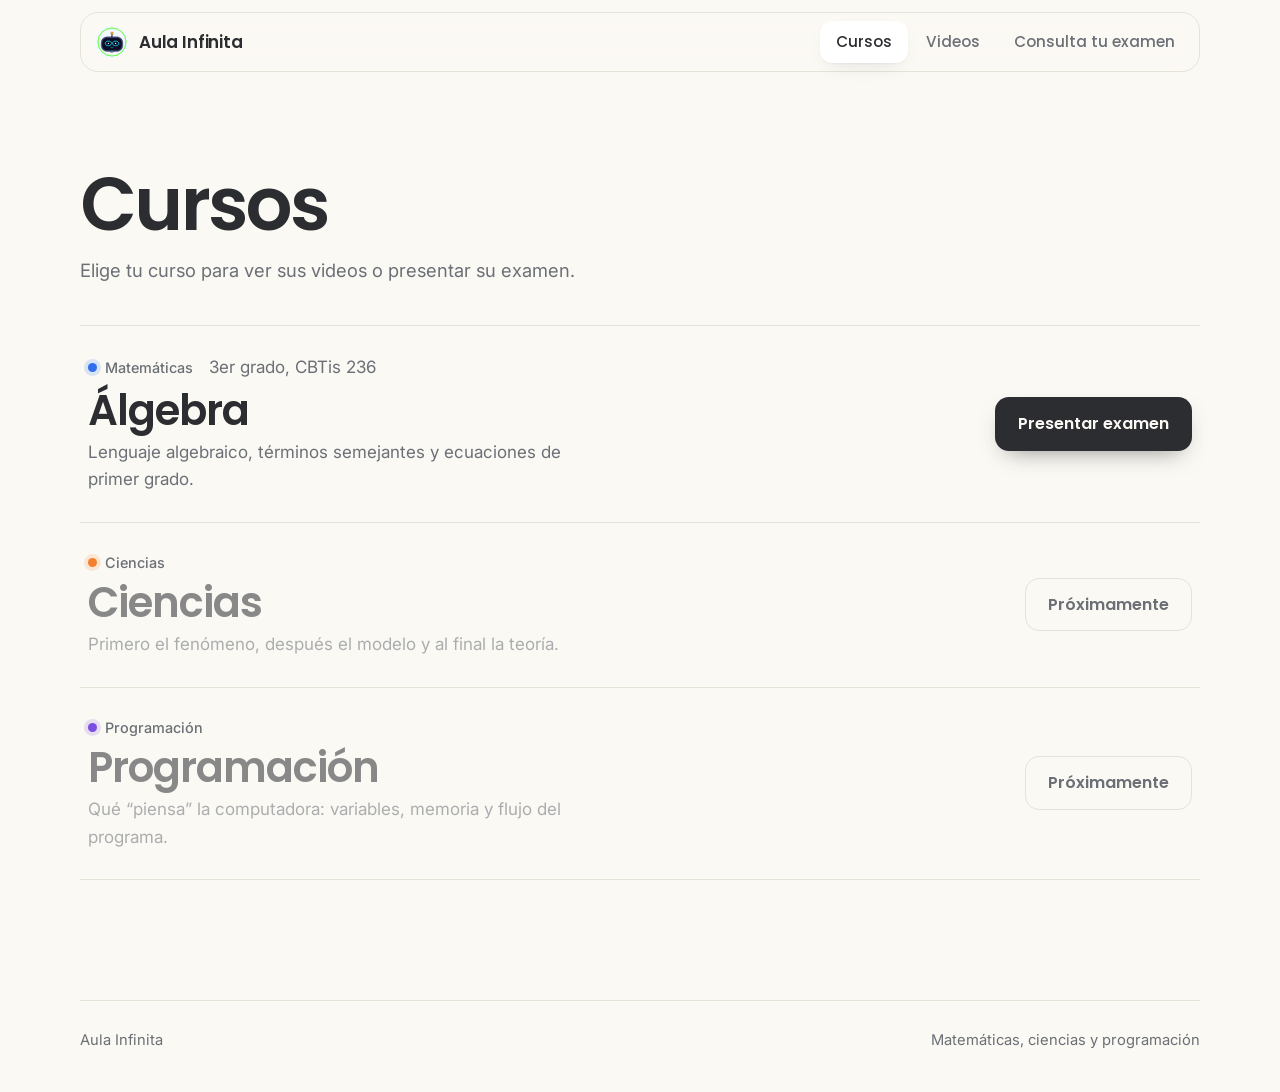
<file: cursos.html>
<!doctype html>
<html lang="es">
<head>
<meta charset="utf-8">
<meta name="viewport" content="width=device-width, initial-scale=1">
<title>Cursos · Aula Infinita</title>
<link rel="icon" href="img/infi-icono.svg" type="image/svg+xml">
<link rel="preconnect" href="https://fonts.googleapis.com">
<link rel="stylesheet" href="https://fonts.googleapis.com/css2?family=Poppins:wght@500;600&family=Inter:wght@400;500;600&display=swap">
<link rel="stylesheet" href="css/estilos.css">
<style>
.curso .info { display: flex; flex-wrap: wrap; align-items: center; gap: 6px 16px; }
.curso.apagado h2, .curso.apagado .detalle { opacity: .55; }
</style>
</head>
<body>
<header class="nav">
  <a class="nav-logo" href="./"><img src="img/infi-icono.svg" alt="">Aula Infinita</a>
  <nav class="nav-links" aria-label="Secciones">
    <span class="nav-indicador" aria-hidden="true"></span>
    <a href="cursos.html" aria-current="page">Cursos</a>
    <a href="videos.html">Videos</a>
    <a href="examenes.html">Consulta tu examen</a>
  </nav>
  <button class="nav-boton" aria-expanded="false" aria-label="Abrir menú"><span class="barras"></span>Menú</button>
</header>

<main class="contenedor">
  <div class="titulo-pagina">
    <h1>Cursos</h1>
    <p class="sub">Elige tu curso para ver sus videos o presentar su examen.</p>
  </div>
  <section class="filas" id="lista-cursos"></section>
  <footer class="pie"><span>Aula Infinita</span><span>Matemáticas, ciencias y programación</span></footer>
</main>

<script src="datos/cursos.js"></script>
<script src="datos/videos.js"></script>
<script src="js/menu.js"></script>
<script src="js/luz-filas.js"></script>
<script>
// Una fila por cada curso de datos/cursos.js
var MATERIA = { matematicas: "Matemáticas", ciencias: "Ciencias", programacion: "Programación" };
document.getElementById("lista-cursos").innerHTML = CURSOS.map(function (c) {
  var nVideos = VIDEOS.filter(function (v) { return v.curso === c.id; }).length;
  var botones = "";
  if (!c.disponible) botones = '<span class="btn btn-desactivado">Próximamente</span>';
  else {
    if (nVideos) botones += '<a class="btn btn-2" href="videos.html?curso=' + c.id + '">Ver videos (' + nVideos + ')</a>';
    if (c.examen) botones += '<a class="btn btn-1" href="' + c.examen + '">Presentar examen</a>';
  }
  return '<article class="fila-item iluminable curso' + (c.disponible ? "" : " apagado") + '">' +
    '<div class="texto"><div class="info"><span class="materia ' + c.materia + '">' + MATERIA[c.materia] + '</span>' +
    (c.grado ? '<span class="sub">' + c.grado + '</span>' : '') + '</div>' +
    '<h2>' + c.titulo + '</h2><p class="detalle">' + c.descripcion + '</p></div>' +
    '<div class="fila">' + botones + '</div></article>';
}).join("");
</script>
</body>
</html>
</file>
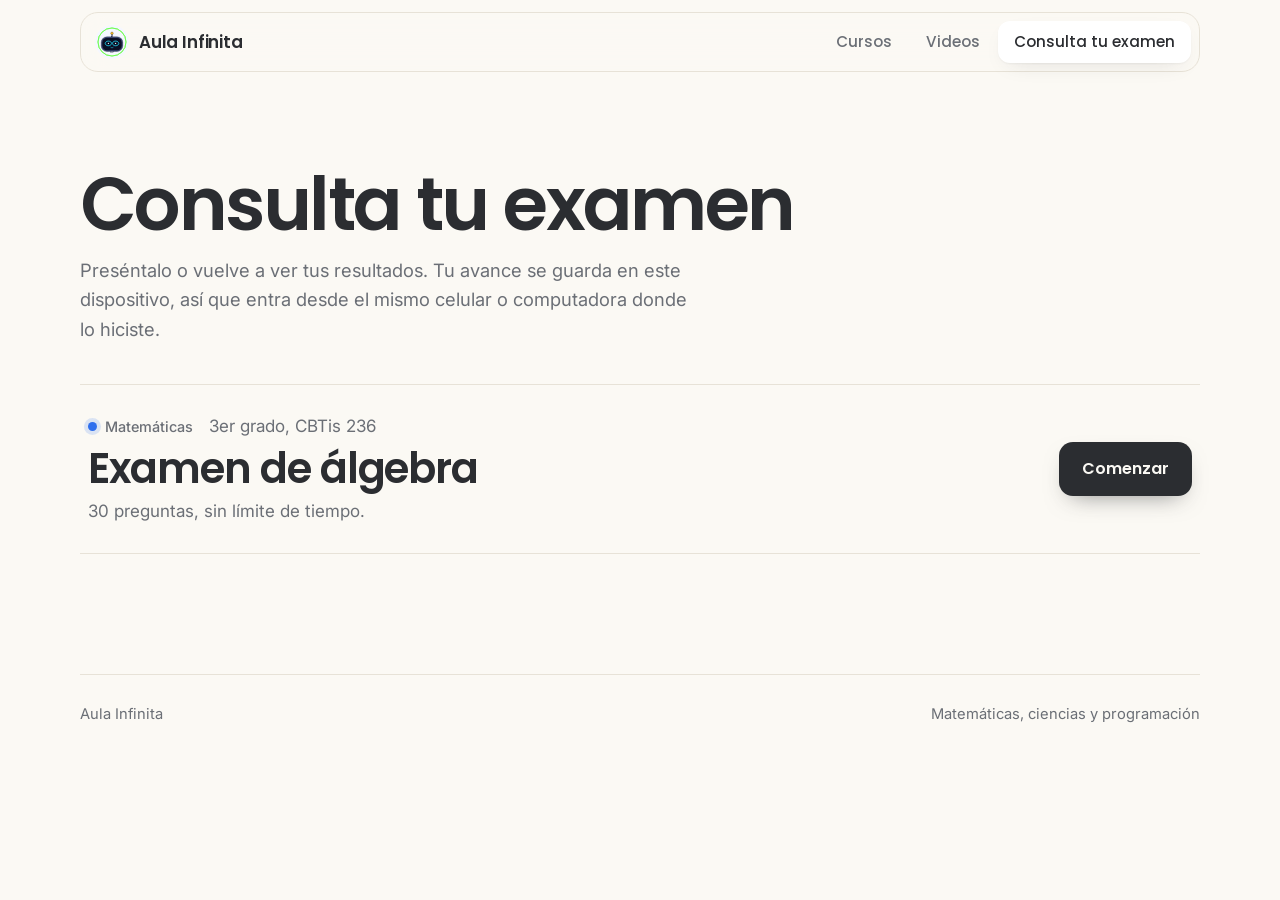
<file: examenes.html>
<!doctype html>
<html lang="es">
<head>
<meta charset="utf-8">
<meta name="viewport" content="width=device-width, initial-scale=1">
<title>Consulta tu examen · Aula Infinita</title>
<link rel="icon" href="img/infi-icono.svg" type="image/svg+xml">
<link rel="preconnect" href="https://fonts.googleapis.com">
<link rel="stylesheet" href="https://fonts.googleapis.com/css2?family=Poppins:wght@500;600&family=Inter:wght@400;500;600&display=swap">
<link rel="stylesheet" href="css/estilos.css">
<style>
.examen .info { display: flex; flex-wrap: wrap; align-items: center; gap: 6px 16px; }
.nota { font-family: var(--f-titulo); font-weight: 600; font-size: 1.05rem; color: var(--texto); }
.nota b { font-size: 1.6rem; letter-spacing: -.02em; }
</style>
</head>
<body>
<header class="nav">
  <a class="nav-logo" href="./"><img src="img/infi-icono.svg" alt="">Aula Infinita</a>
  <nav class="nav-links" aria-label="Secciones">
    <span class="nav-indicador" aria-hidden="true"></span>
    <a href="cursos.html">Cursos</a>
    <a href="videos.html">Videos</a>
    <a href="examenes.html" aria-current="page">Consulta tu examen</a>
  </nav>
  <button class="nav-boton" aria-expanded="false" aria-label="Abrir menú"><span class="barras"></span>Menú</button>
</header>

<main class="contenedor">
  <div class="titulo-pagina">
    <h1>Consulta tu examen</h1>
    <p class="sub">Preséntalo o vuelve a ver tus resultados. Tu avance se guarda en este dispositivo, así que entra desde el mismo celular o computadora donde lo hiciste.</p>
  </div>
  <section class="filas" id="lista-examenes"></section>
  <footer class="pie"><span>Aula Infinita</span><span>Matemáticas, ciencias y programación</span></footer>
</main>

<script src="datos/examenes.js"></script>
<script src="js/menu.js"></script>
<script src="js/luz-filas.js"></script>
<script>
// Lee del navegador el avance guardado de un examen (lo guarda el propio examen)
function avance(clave) {
  try { var s = localStorage.getItem(clave); return s ? JSON.parse(s) : null; } catch (e) { return null; }
}
var MATERIA = { matematicas: "Matemáticas", ciencias: "Ciencias", programacion: "Programación" };
document.getElementById("lista-examenes").innerHTML = EXAMENES.map(function (x) {
  var a = avance(x.clave), estado, detalle, boton;
  if (a && a.fin) {
    var aciertos = (a.ok || []).filter(Boolean).length;
    estado = '<span class="estado bien">Terminado</span>';
    detalle = '<p class="nota">Promedio <b>' + (aciertos / x.preguntas * 10).toFixed(1) + '</b>, ' + aciertos + ' de ' + x.preguntas + ' aciertos</p>';
    boton = '<a class="btn btn-1" href="' + x.url + '">Ver mis resultados</a>';
  } else if (a && a.preguntas) {
    estado = '<span class="estado">En curso</span>';
    detalle = '<p class="detalle">Vas en la pregunta ' + ((a.idx || 0) + 1) + ' de ' + x.preguntas + '.</p>';
    boton = '<a class="btn btn-1" href="' + x.url + '">Continuar</a>';
  } else {
    estado = '';
    detalle = '<p class="detalle">' + x.preguntas + ' preguntas, sin límite de tiempo.</p>';
    boton = '<a class="btn btn-1" href="' + x.url + '">Comenzar</a>';
  }
  return '<article class="fila-item iluminable examen"><div class="texto"><div class="info"><span class="materia ' + x.materia + '">' + MATERIA[x.materia] + '</span>' +
    '<span class="sub">' + x.grado + '</span>' + estado + '</div><h2>' + x.titulo + '</h2>' + detalle + '</div><div class="fila">' + boton + '</div></article>';
}).join("");
</script>
</body>
</html>
</file>
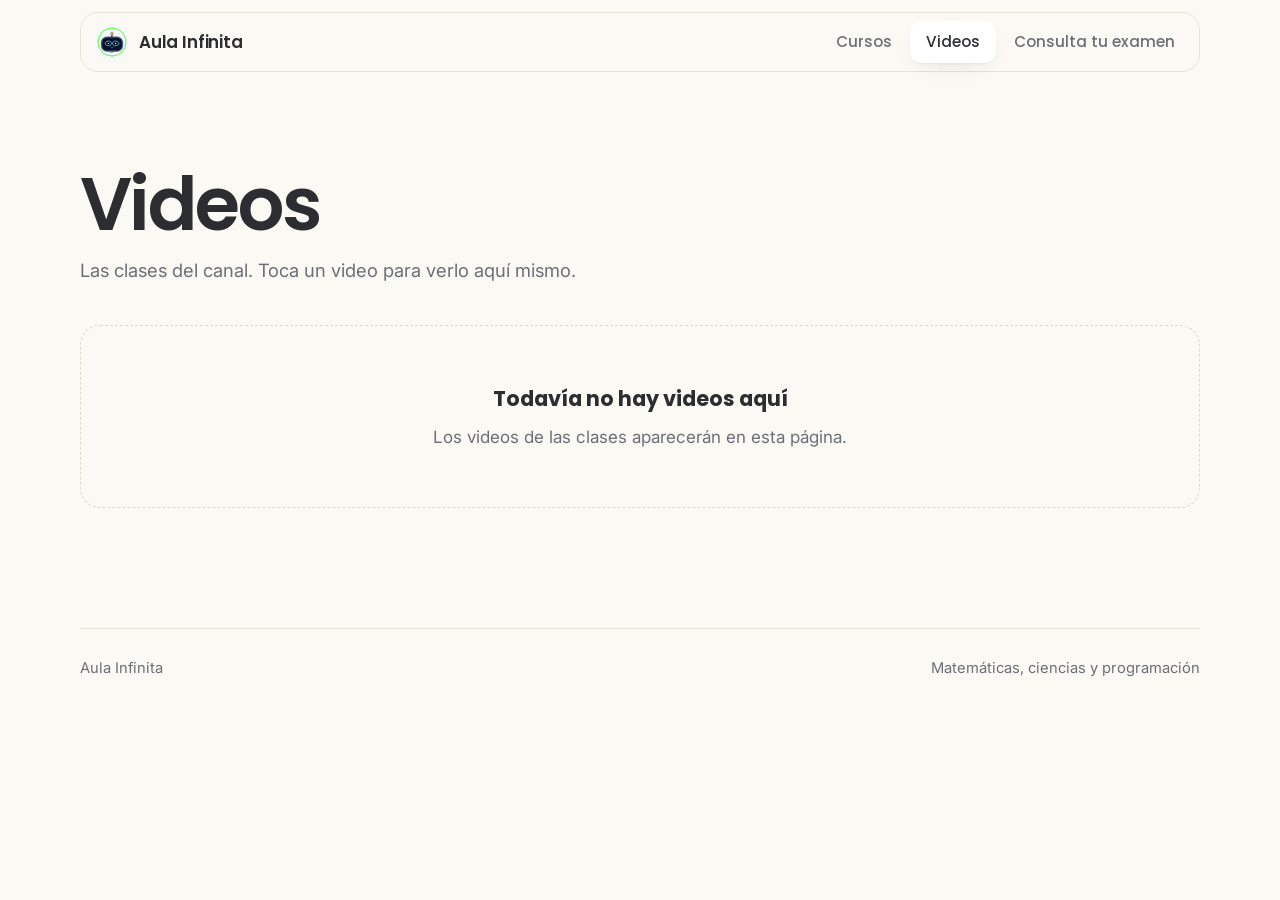
<file: videos.html>
<!doctype html>
<html lang="es">
<head>
<meta charset="utf-8">
<meta name="viewport" content="width=device-width, initial-scale=1">
<title>Videos · Aula Infinita</title>
<link rel="icon" href="img/infi-icono.svg" type="image/svg+xml">
<link rel="preconnect" href="https://fonts.googleapis.com">
<link rel="stylesheet" href="https://fonts.googleapis.com/css2?family=Poppins:wght@500;600&family=Inter:wght@400;500;600&display=swap">
<link rel="stylesheet" href="css/estilos.css">
<style>
.filtros { display: inline-flex; flex-wrap: wrap; gap: 4px; padding: 4px; border-radius: 14px; background: var(--papel); border: 1px solid var(--linea); margin-bottom: 28px; }
.filtros button { font: 500 .95rem var(--f-titulo); padding: 8px 16px; border-radius: 10px; border: none; background: none; color: var(--secundario); cursor: pointer; transition: background .25s, color .25s; }
.filtros button[aria-pressed=true] { background: var(--texto); color: var(--ostion); }
.rejilla { display: grid; grid-template-columns: repeat(auto-fill, minmax(min(100%, 320px), 1fr)); gap: 40px 28px; }
.video { display: flex; flex-direction: column; gap: 14px; }
.marco { position: relative; display: block; width: 100%; aspect-ratio: 16 / 9; padding: 0; border: none; border-radius: 18px; overflow: hidden; cursor: pointer; background: var(--linea); box-shadow: 0 2px 4px rgba(43, 45, 49, .06), 0 22px 40px -24px rgba(43, 45, 49, .45); transition: transform .5s var(--curva), box-shadow .5s var(--curva); }
.marco:hover { transform: translateY(-4px); box-shadow: 0 2px 4px rgba(43, 45, 49, .06), 0 30px 50px -24px rgba(43, 45, 49, .5); }
.marco img { width: 100%; height: 100%; object-fit: cover; transition: transform .8s var(--curva); }
.marco:hover img { transform: scale(1.04); }
.marco .play { position: absolute; inset: 0; margin: auto; width: 62px; height: 62px; border-radius: 50%; background: rgba(251, 249, 244, .9); -webkit-backdrop-filter: blur(8px); backdrop-filter: blur(8px); display: grid; place-items: center; transition: transform .5s var(--curva); }
.marco:hover .play { transform: scale(1.1); }
.marco .play::after { content: ""; border-left: 18px solid var(--texto); border-top: 11px solid transparent; border-bottom: 11px solid transparent; margin-left: 5px; }
.video iframe { width: 100%; aspect-ratio: 16 / 9; border: 0; border-radius: 18px; display: block; box-shadow: 0 22px 40px -24px rgba(43, 45, 49, .45); }
.video h3 { font-size: 1.15rem; font-weight: 600; letter-spacing: -.01em; }
</style>
</head>
<body>
<header class="nav">
  <a class="nav-logo" href="./"><img src="img/infi-icono.svg" alt="">Aula Infinita</a>
  <nav class="nav-links" aria-label="Secciones">
    <span class="nav-indicador" aria-hidden="true"></span>
    <a href="cursos.html">Cursos</a>
    <a href="videos.html" aria-current="page">Videos</a>
    <a href="examenes.html">Consulta tu examen</a>
  </nav>
  <button class="nav-boton" aria-expanded="false" aria-label="Abrir menú"><span class="barras"></span>Menú</button>
</header>

<main class="contenedor">
  <div class="titulo-pagina">
    <h1>Videos</h1>
    <p class="sub">Las clases del canal. Toca un video para verlo aquí mismo.</p>
  </div>
  <div class="filtros" id="filtros" role="group" aria-label="Filtrar por curso"></div>
  <section class="rejilla" id="lista-videos"></section>
  <footer class="pie"><span>Aula Infinita</span><span>Matemáticas, ciencias y programación</span></footer>
</main>

<script src="datos/cursos.js"></script>
<script src="datos/videos.js"></script>
<script src="js/menu.js"></script>
<script>
// Saca el identificador de YouTube de un link (youtu.be/ID, watch?v=ID, shorts/ID o el ID solo)
function idYoutube(link) {
  var m = String(link).match(/(?:youtu\.be\/|v=|shorts\/|embed\/)([\w-]{11})/);
  return m ? m[1] : (/^[\w-]{11}$/.test(link) ? link : "");
}
var MATERIA = { matematicas: "Matemáticas", ciencias: "Ciencias", programacion: "Programación" };
var cursoActivo = new URLSearchParams(location.search).get("curso") || "";
function nombreCurso(id) { var c = CURSOS.filter(function (c) { return c.id === id; })[0]; return c ? c.titulo : ""; }

// Botones para filtrar: "Todos" y uno por cada curso que tenga videos
function pintarFiltros() {
  var conVideos = CURSOS.filter(function (c) { return VIDEOS.some(function (v) { return v.curso === c.id; }); });
  var f = document.getElementById("filtros");
  f.hidden = conVideos.length < 2;
  f.innerHTML = [{ id: "", titulo: "Todos" }].concat(conVideos).map(function (c) {
    return '<button data-curso="' + c.id + '" aria-pressed="' + (c.id === cursoActivo) + '">' + c.titulo + '</button>';
  }).join("");
  Array.prototype.forEach.call(f.querySelectorAll("button"), function (b) {
    b.onclick = function () { cursoActivo = b.dataset.curso; pintarFiltros(); pintarVideos(); };
  });
}

// Primero solo la miniatura (carga rápido); al tocarla se cambia por el reproductor
function pintarVideos() {
  var lista = VIDEOS.filter(function (v) { return !cursoActivo || v.curso === cursoActivo; });
  var cont = document.getElementById("lista-videos");
  if (!lista.length) { cont.innerHTML = '<div class="vacio" style="grid-column: 1 / -1"><h3>Todavía no hay videos aquí</h3><p>Los videos de las clases aparecerán en esta página.</p></div>'; return; }
  cont.innerHTML = lista.map(function (v) {
    var id = idYoutube(v.youtube);
    return '<article class="video"><button class="marco" data-id="' + id + '" aria-label="Reproducir ' + v.titulo + '">' +
      '<img src="https://i.ytimg.com/vi/' + id + '/hqdefault.jpg" alt="" loading="lazy"><span class="play"></span></button>' +
      '<span class="materia ' + v.materia + '">' + (nombreCurso(v.curso) || MATERIA[v.materia]) + '</span><h3>' + v.titulo + '</h3></article>';
  }).join("");
  Array.prototype.forEach.call(cont.querySelectorAll(".marco"), function (b) {
    b.onclick = function () {
      var f = document.createElement("iframe");
      f.src = "https://www.youtube-nocookie.com/embed/" + b.dataset.id + "?autoplay=1&rel=0";
      f.title = b.getAttribute("aria-label");
      f.allow = "autoplay; encrypted-media; picture-in-picture; fullscreen";
      f.allowFullscreen = true;
      b.replaceWith(f);
    };
  });
}
pintarFiltros();
pintarVideos();
</script>
</body>
</html>
</file>
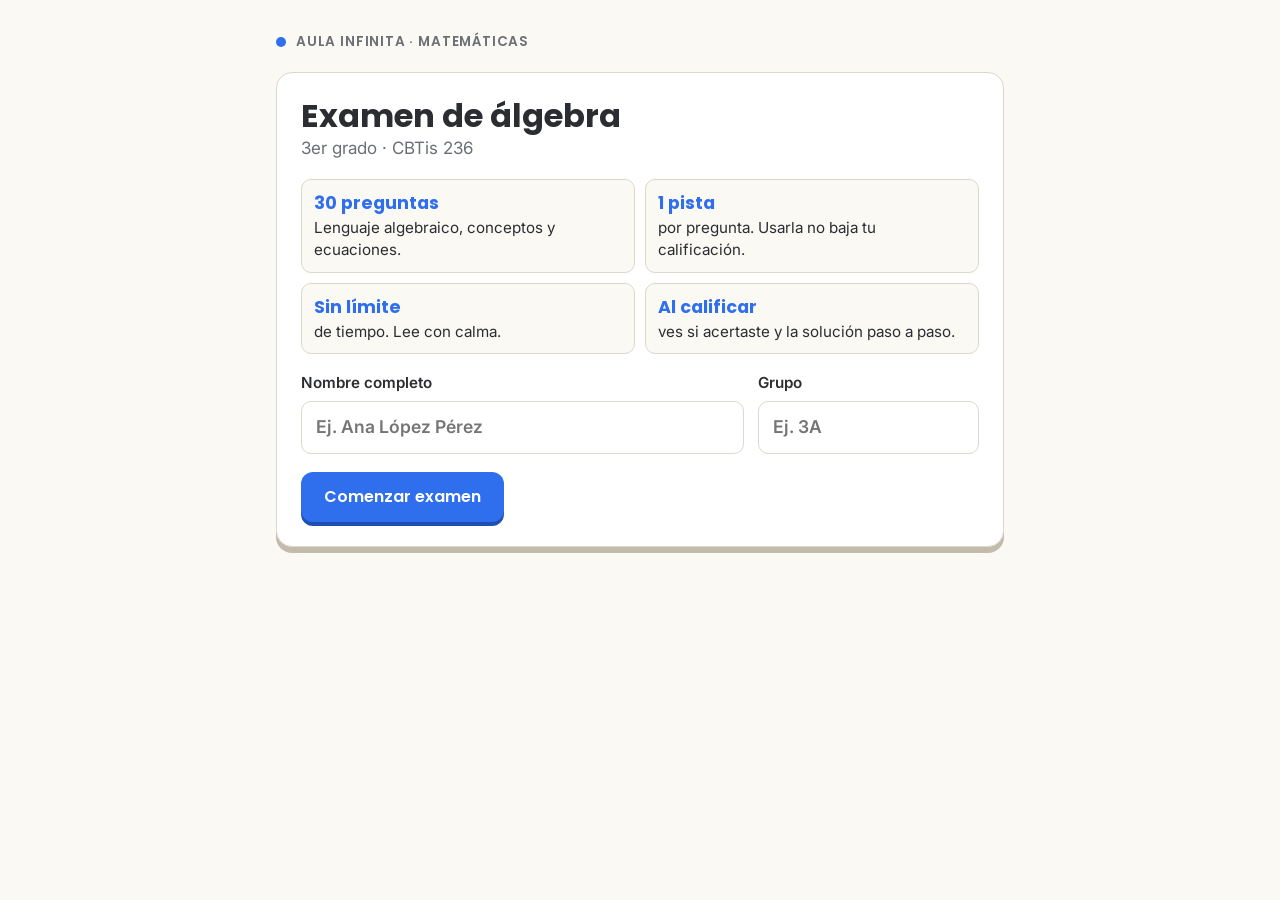
<file: examenes/algebra-3er-grado.html>
<!doctype html>
<html lang="es">
<meta charset="utf-8">
<meta name="viewport" content="width=device-width, initial-scale=1, viewport-fit=cover">
<title>Examen de álgebra · CBTis 236</title>
<link rel="icon" href="../img/infi-icono.svg" type="image/svg+xml">
<link rel="preconnect" href="https://fonts.googleapis.com">
<link rel="stylesheet" href="https://fonts.googleapis.com/css2?family=Poppins:wght@500;600;700&family=Inter:wght@400;500;600&display=swap">
<style>
/* Diseño: una columna central tipo "hoja de examen" sobre fondo ostión; cada pregunta es una caja 2.5D de frente. Una sola apariencia clara (identidad del canal: sin fondos oscuros). */
:root {
  color-scheme: light;
  --ostion: #FBF9F4;
  --texto: #2B2D31;
  --secundario: #6B6F76;
  --acento: #2F6FED;
  --acento-canto: #1F4FB5;
  --acento-suave: #EAF0FD;
  --correcto: #1E8A3A;
  --correcto-suave: #E7F4EA;
  --incorrecto: #D64545;
  --incorrecto-suave: #FBEAEA;
  --caja: #FFFFFF;
  --borde: #DDD8CC;
  --canto: #C3BCAC;
  --f-titulo: "Poppins", "Segoe UI", system-ui, sans-serif;
  --f-texto: "Inter", "Segoe UI", system-ui, sans-serif;
}
* { box-sizing: border-box; }
[hidden] { display: none !important; }
html, body { background: var(--ostion); color: var(--texto); }
body { font-family: var(--f-texto); font-size: 17px; line-height: 1.5; }
.pagina { max-width: 760px; margin: 0 auto; padding-block: 24px 64px; padding-left: max(16px, env(safe-area-inset-left, 0px)); padding-right: max(16px, env(safe-area-inset-right, 0px)); display: flex; flex-direction: column; gap: 20px; }
h1, h2, h3 { font-family: var(--f-titulo); text-wrap: balance; margin: 0; line-height: 1.2; }
h1 { font-size: 2rem; font-weight: 700; }
h2 { font-size: 1.35rem; font-weight: 600; }
p { margin: 0; }
.marca { display: flex; align-items: center; gap: 10px; font-family: var(--f-titulo); font-weight: 600; font-size: .85rem; letter-spacing: .06em; text-transform: uppercase; color: var(--secundario); }
.marca .punto { width: 10px; height: 10px; border-radius: 50%; background: var(--acento); }
a.marca { text-decoration: none; align-self: flex-start; }
a.marca:hover { color: var(--acento); }
.caja { background: var(--caja); border: 1.5px solid var(--borde); border-radius: 16px; box-shadow: 0 6px 0 var(--canto); padding: 24px; display: flex; flex-direction: column; gap: 18px; min-width: 0; }
.sub { color: var(--secundario); }
.reglas { list-style: none; padding: 0; margin: 0; display: grid; grid-template-columns: repeat(2, minmax(0, 1fr)); gap: 10px; }
@media (max-width: 520px) { .reglas { grid-template-columns: 1fr; } }
.reglas li { background: var(--ostion); border: 1px solid var(--borde); border-radius: 10px; padding: 10px 12px; font-size: .95rem; }
.reglas b { display: block; font-family: var(--f-titulo); font-size: 1.1rem; color: var(--acento); }
label { font-weight: 600; font-size: .95rem; display: flex; flex-direction: column; gap: 6px; }
input[type=text] { font: inherit; font-size: 1.1rem; padding: 12px 14px; border: 1.5px solid var(--borde); border-radius: 10px; background: var(--caja); color: var(--texto); width: 100%; }
input[type=text]:focus { outline: none; border-color: var(--acento); box-shadow: 0 0 0 4px var(--acento-suave); }
.fila { display: flex; flex-wrap: wrap; gap: 12px; align-items: center; }
.campos { display: grid; grid-template-columns: 2fr 1fr; gap: 14px; }
@media (max-width: 520px) { .campos { grid-template-columns: 1fr; } h1 { font-size: 1.6rem; } .caja { padding: 18px; } }
button { font: inherit; cursor: pointer; }
.btn { font-family: var(--f-titulo); font-weight: 600; font-size: 1rem; border-radius: 12px; padding: 12px 22px; border: 1.5px solid transparent; transition: transform .08s, box-shadow .08s; }
.btn:active { transform: translateY(3px); }
.btn:focus-visible { outline: 3px solid var(--acento); outline-offset: 3px; }
.btn-1 { background: var(--acento); color: #fff; box-shadow: 0 4px 0 var(--acento-canto); }
.btn-1:active { box-shadow: 0 1px 0 var(--acento-canto); }
.btn-1:disabled { background: var(--canto); box-shadow: 0 4px 0 #A9A190; cursor: not-allowed; }
.btn-2 { background: var(--caja); color: var(--texto); border-color: var(--borde); box-shadow: 0 4px 0 var(--canto); }
.btn-2:active { box-shadow: 0 1px 0 var(--canto); }
.btn-txt { background: none; border: none; color: var(--acento); font-weight: 600; text-decoration: underline; padding: 4px 0; font-size: .95rem; }
.error { color: var(--incorrecto); font-weight: 600; font-size: .95rem; }
/* Barra de avance */
.avance { display: flex; flex-direction: column; gap: 8px; }
.avance-top { display: flex; justify-content: space-between; align-items: center; gap: 10px; flex-wrap: wrap; font-weight: 600; }
.chip { font-family: var(--f-titulo); font-size: .8rem; letter-spacing: .05em; text-transform: uppercase; padding: 4px 10px; border-radius: 999px; background: var(--acento-suave); color: var(--acento-canto); }
.barra { height: 10px; border-radius: 999px; background: var(--caja); border: 1px solid var(--borde); overflow: hidden; }
.barra > i { display: block; height: 100%; background: var(--acento); border-radius: 999px; transition: width .3s; }
/* Pregunta */
.enunciado { font-size: 1.1rem; font-weight: 500; }
.frase { font-family: var(--f-titulo); font-size: 1.6rem; font-weight: 600; text-align: center; padding: 18px 12px; background: var(--ostion); border-radius: 12px; border: 1px dashed var(--borde); overflow-x: auto; }
.frase:empty { display: none; }
.x { color: var(--acento); font-style: italic; font-weight: 700; }
.eq { white-space: nowrap; }
.igual { margin: 0 .15em; }
.ayuda { font-size: .9rem; color: var(--secundario); }
.opciones { display: grid; gap: 10px; }
.opcion { text-align: left; background: var(--caja); border: 1.5px solid var(--borde); border-radius: 12px; padding: 12px 14px; display: flex; gap: 12px; align-items: flex-start; box-shadow: 0 3px 0 var(--canto); color: var(--texto); font-size: 1rem; }
.opcion .letra { font-family: var(--f-titulo); font-weight: 700; color: var(--secundario); min-width: 1.2em; }
.opcion[aria-pressed=true] { border-color: var(--acento); background: var(--acento-suave); box-shadow: 0 3px 0 var(--acento); }
.opcion.bien { border-color: var(--correcto); background: var(--correcto-suave); box-shadow: 0 3px 0 var(--correcto); }
.opcion.mal { border-color: var(--incorrecto); background: var(--incorrecto-suave); box-shadow: 0 3px 0 var(--incorrecto); }
.opcion:disabled { cursor: default; }
.pista { background: #FFF8E6; border: 1.5px solid #F0D58A; border-radius: 12px; padding: 12px 14px; }
.pista b { font-family: var(--f-titulo); }
.retro { border-radius: 12px; padding: 16px; display: flex; flex-direction: column; gap: 10px; border: 1.5px solid; }
.retro.bien { background: var(--correcto-suave); border-color: var(--correcto); }
.retro.mal { background: var(--incorrecto-suave); border-color: var(--incorrecto); }
.retro h3 { font-size: 1.2rem; }
.retro.bien h3 { color: var(--correcto); }
.retro.mal h3 { color: var(--incorrecto); }
.pasos { margin: 0; padding: 0; list-style: none; display: flex; flex-direction: column; gap: 8px; }
.pasos li { background: var(--caja); border-radius: 10px; padding: 10px 12px; border: 1px solid var(--borde); display: flex; flex-wrap: wrap; justify-content: space-between; gap: 6px 16px; }
.pasos .res { font-family: var(--f-titulo); font-weight: 600; }
.comp { font-weight: 600; color: var(--correcto); }
/* Balanza */
.balanza { width: 100%; max-width: 420px; display: block; margin: 0 auto; }
.bz-base { fill: var(--canto); } .bz-brazo { fill: var(--secundario); } .bz-eje { fill: var(--texto); }
.pz-x { fill: var(--acento-suave); stroke: var(--acento); stroke-width: 2; }
.pz-n { fill: var(--caja); stroke: var(--canto); stroke-width: 2; }
.pz-t { font: 600 14px var(--f-titulo); fill: var(--texto); text-anchor: middle; }
.pz-tx { font: 700 italic 20px var(--f-titulo); fill: var(--acento); text-anchor: middle; }
/* Resultados */
.boleta { display: grid; grid-template-columns: repeat(auto-fit, minmax(150px, 1fr)); gap: 12px; }
.dato { background: var(--ostion); border: 1px solid var(--borde); border-radius: 12px; padding: 12px; min-width: 0; }
.dato span { display: block; font-size: .8rem; text-transform: uppercase; letter-spacing: .05em; color: var(--secundario); font-weight: 600; }
.dato strong { font-family: var(--f-titulo); font-size: 1.3rem; overflow-wrap: anywhere; font-variant-numeric: tabular-nums; }
.dato.brilla { border: 2px solid var(--acento); box-shadow: 0 0 0 4px var(--acento-suave), 0 0 18px rgba(47,111,237,.25); background: var(--caja); }
.dato.brilla strong { color: var(--acento); letter-spacing: .08em; }
.nota-grande { font-size: 2.4rem !important; }
.estado { font-size: .95rem; padding: 10px 12px; border-radius: 10px; background: var(--ostion); border: 1px solid var(--borde); }
.tabla-env { overflow-x: auto; }
table { border-collapse: collapse; width: 100%; font-size: .95rem; }
th, td { text-align: left; padding: 8px 10px; border-bottom: 1px solid var(--borde); vertical-align: top; }
th { font-family: var(--f-titulo); font-size: .8rem; text-transform: uppercase; letter-spacing: .05em; color: var(--secundario); }
td.marca-r { font-weight: 700; font-size: 1.1rem; }
tr.bien td.marca-r { color: var(--correcto); }
tr.mal td.marca-r { color: var(--incorrecto); }
tr.mal { background: var(--incorrecto-suave); }
.imagen-res img { border: 1px solid var(--borde); border-radius: 12px; width: 100%; }
.demo { font-size: .85rem; color: var(--secundario); border-top: 1px dashed var(--borde); padding-top: 14px; }
/* Temas a reforzar y resultados por tema */
.reforzar-caja { border-radius: 12px; padding: 16px; border: 1.5px solid; display: flex; flex-direction: column; gap: 8px; }
.reforzar-caja.pendiente { background: #FFF8E6; border-color: #F0D58A; }
.reforzar-caja.listo { background: var(--correcto-suave); border-color: var(--correcto); }
.reforzar-caja ul { margin: 0; padding-left: 1.2em; }
.temas { display: flex; flex-direction: column; gap: 12px; }
.tema { background: var(--ostion); border: 1px solid var(--borde); border-left: 6px solid var(--color-tema); border-radius: 12px; padding: 12px 14px; display: flex; flex-direction: column; gap: 8px; }
.tema.reforzar { --color-tema: var(--incorrecto); }
.tema.proceso { --color-tema: #D99A00; }
.tema.dominado { --color-tema: var(--correcto); }
.tema-top { display: flex; justify-content: space-between; align-items: center; gap: 8px; flex-wrap: wrap; }
.tema-top b { font-family: var(--f-titulo); font-weight: 600; }
.estado-tema { font-family: var(--f-titulo); font-size: .78rem; font-weight: 600; padding: 3px 10px; border-radius: 999px; color: var(--color-tema); border: 1px solid currentColor; background: var(--caja); }
.tema .barra > i { background: var(--color-tema); }
.tema-dato { font-size: .9rem; color: var(--secundario); font-variant-numeric: tabular-nums; }
.consejo { font-size: .95rem; }
details.revision summary { font-family: var(--f-titulo); font-weight: 600; font-size: 1.1rem; cursor: pointer; padding: 6px 0; }
details.revision[open] summary { margin-bottom: 10px; }
@media (prefers-reduced-motion: reduce) { * { transition: none !important; } }
</style>

<div class="pagina">
  <a class="marca" href="../"><span class="punto"></span>Aula Infinita · Matemáticas</a>

  <!-- Inicio -->
  <section id="inicio" class="caja">
    <div>
      <h1>Examen de álgebra</h1>
      <p class="sub">3er grado · CBTis 236</p>
    </div>
    <ul class="reglas">
      <li><b>30 preguntas</b>Lenguaje algebraico, conceptos y ecuaciones.</li>
      <li><b>1 pista</b>por pregunta. Usarla no baja tu calificación.</li>
      <li><b>Sin límite</b>de tiempo. Lee con calma.</li>
      <li><b>Al calificar</b>ves si acertaste y la solución paso a paso.</li>
    </ul>
    <div class="campos">
      <label for="nombre">Nombre completo<input type="text" id="nombre" autocomplete="name" placeholder="Ej. Ana López Pérez"></label>
      <label for="grupo">Grupo<input type="text" id="grupo" placeholder="Ej. 3A"></label>
    </div>
    <p id="err-inicio" class="error" hidden></p>
    <div class="fila"><button class="btn btn-1" id="btn-comenzar">Comenzar examen</button></div>
    <p class="demo" id="solo-maestro" hidden>Vista previa para el maestro: <button class="btn-txt" id="btn-demo">ver un ejemplo de resultados</button> · <button class="btn-txt" id="btn-ver-verif">verificar un código</button></p>
  </section>

  <!-- Pregunta -->
  <section id="examen" hidden>
    <div class="avance">
      <div class="avance-top"><span id="num-preg">Pregunta 1 de 30</span><span class="chip" id="chip-sec">Lenguaje algebraico</span></div>
      <div class="barra"><i id="barra" style="width:0%"></i></div>
    </div>
    <div class="caja" style="margin-top:16px">
      <p class="enunciado" id="enunciado"></p>
      <div class="frase" id="frase"></div>
      <div id="dibujo"></div>
      <div id="zona-resp"></div>
      <div class="pista" id="pista" hidden></div>
      <p id="err-resp" class="error" hidden></p>
      <div class="fila" id="acciones">
        <button class="btn btn-1" id="btn-calificar">Calificar</button>
        <button class="btn btn-2" id="btn-pista">Ver pista</button>
      </div>
      <div id="retro" hidden></div>
      <div class="fila"><button class="btn btn-1" id="btn-siguiente" hidden>Siguiente pregunta</button></div>
    </div>
  </section>

  <!-- Resultados -->
  <section id="resultados" hidden>
    <div class="caja">
      <div>
        <h1>Resultados</h1>
        <p class="sub">Examen de álgebra · 3er grado · CBTis 236</p>
      </div>
      <div class="boleta" id="boleta"></div>
      <p class="estado" id="estado-envio"></p>
      <div class="fila">
        <button class="btn btn-1" id="btn-imagen">Guardar imagen de resultados</button>
      </div>
      <div class="imagen-res" id="imagen-res" hidden>
        <p class="ayuda" style="margin-bottom:8px">En celular: mantén presionada la imagen y elige <b>Guardar imagen</b>. En computadora: clic derecho y <b>Guardar imagen como</b>. Después súbela a tu tarea de Classroom. También puedes tomar captura de pantalla.</p>
        <img id="img-res" alt="Imagen con tus resultados del examen">
        <p style="margin-top:8px"><a id="link-desc" download="resultados-examen-algebra.png">Descargar imagen</a></p>
      </div>
      <div class="reforzar-caja" id="reforzar"></div>
      <h2>Tus resultados por tema</h2>
      <div class="temas" id="temas"></div>
      <details class="revision">
        <summary>Revisión pregunta por pregunta</summary>
        <div class="tabla-env"><table><thead><tr><th>#</th><th>Pregunta</th><th>Tu respuesta</th><th>Correcta</th><th></th></tr></thead><tbody id="tabla-rev"></tbody></table></div>
      </details>
      <p class="demo" id="demo-reset" hidden>Esto es un ejemplo para el maestro. <button class="btn-txt" id="btn-reset">Volver al inicio</button></p>
    </div>
  </section>

  <!-- Verificar código (maestro) -->
  <section id="verificar" class="caja" hidden>
    <div><h2>Verificar un código</h2><p class="sub">Copia los datos tal como aparecen en la imagen del alumno.</p></div>
    <div class="campos">
      <label for="v-nombre">Nombre<input type="text" id="v-nombre"></label>
      <label for="v-grupo">Grupo<input type="text" id="v-grupo"></label>
      <label for="v-aciertos">Aciertos (solo el número)<input type="text" id="v-aciertos" inputmode="numeric"></label>
      <label for="v-fecha">Fecha y hora<input type="text" id="v-fecha" placeholder="19/10/2026 08:45"></label>
      <label for="v-codigo">Código<input type="text" id="v-codigo"></label>
    </div>
    <div class="fila"><button class="btn btn-1" id="btn-verif">Verificar</button><button class="btn btn-2" id="btn-verif-volver">Volver</button></div>
    <p id="v-res" class="estado" hidden></p>
  </section>
</div>

<script>
// ===== Lógica pura del examen: generación de preguntas, calificación y código =====
var MENOS = "−";
function rnd(a, b) { return a + Math.floor(Math.random() * (b - a + 1)); }
function pick(arr) { return arr[Math.floor(Math.random() * arr.length)]; }
function shuffle(arr) {
  var a = arr.slice();
  for (var i = a.length - 1; i > 0; i--) { var j = Math.floor(Math.random() * (i + 1)); var t = a[i]; a[i] = a[j]; a[j] = t; }
  return a;
}
var MULT = { 2: "doble", 3: "triple", 4: "cuádruple", 5: "quíntuple" };
var PARTE = { 2: "mitad", 3: "tercera parte", 4: "cuarta parte", 5: "quinta parte" };

// Formato visual: la x siempre con la clase "x"
var X = '<span class="x">x</span>';
function kx(k) { return (k === 1 ? "" : k) + X; }
function num(n) { return n < 0 ? MENOS + Math.abs(n) : String(n); }
function signo(n) { return n < 0 ? " " + MENOS + " " + Math.abs(n) : " + " + n; }
function eq(a, b) { return '<span class="eq">' + a + ' <span class="igual">=</span> ' + b + '</span>'; }
function paso(txt, res) { return { txt: txt, res: res }; }

// ---------- Sección A: lenguaje algebraico ----------
function A1() { var a = rnd(2, 9);
  return { sec: "A", tipo: "expr", enunciado: "Escribe en lenguaje algebraico:", frase: "Un número desconocido aumentado en " + a,
    resp: "x+" + a, respTxt: X + " + " + a,
    pista: "“Aumentado en” significa sumar. Llama " + X + " al número desconocido.",
    pasos: [paso("“Un número desconocido” lo llamamos", X), paso("“aumentado en " + a + "” significa sumar " + a, X + " + " + a)] }; }
function A2() {
        var b = rnd(4, 9);
        return {
            sec: "A", tipo: "expr", enunciado: "Escribe en lenguaje algebraico:", frase: "Un número disminuido en " + b,
            resp: "x-" + b, respTxt: X + " " + MENOS + " " + b,
            pista: "“Disminuido en” significa restar. ¿Qué se le resta a " + X + "?",
            pasos: [paso("“Un número” lo llamamos", X), paso("“disminuido en " + b + "” significa restar " + b, X + " " + MENOS + " " + b)]
        };
}
function A3() { var k = rnd(2, 4);
  return { sec: "A", tipo: "expr", enunciado: "Escribe en lenguaje algebraico:", frase: "El " + MULT[k] + " de una cantidad desconocida",
    resp: k + "x", respTxt: kx(k),
    pista: "“El " + MULT[k] + "” significa multiplicar por " + k + ". El número se escribe pegado a la " + X + ".",
    pasos: [paso("“Una cantidad desconocida” la llamamos", X), paso("“El " + MULT[k] + "” significa multiplicar por " + k, kx(k))] }; }
function A4() { var k = rnd(2, 4);
  return { sec: "A", tipo: "expr", enunciado: "Escribe en lenguaje algebraico (usa / para dividir):", frase: "La " + PARTE[k] + " de un número",
    resp: "x/" + k, respTxt: X + "/" + k,
    pista: "“La " + PARTE[k] + "” significa dividir entre " + k + ".",
    pasos: [paso("“Un número” lo llamamos", X), paso("“La " + PARTE[k] + "” significa dividir entre " + k, X + "/" + k)] }; }
function A5() { var k = rnd(2, 5), a = rnd(1, 9);
  return { sec: "A", tipo: "expr", enunciado: "Escribe en lenguaje algebraico:", frase: "El " + MULT[k] + " de un número, aumentado en " + a,
    resp: k + "x+" + a, respTxt: kx(k) + " + " + a,
    pista: "Traduce por partes: primero “el " + MULT[k] + " de un número”, después “aumentado en " + a + "”.",
    pasos: [paso("“El " + MULT[k] + " de un número”", kx(k)), paso("“aumentado en " + a + "” significa sumar " + a, kx(k) + " + " + a)] }; }
function A6() { var k = rnd(2, 3), a = rnd(1, 9);
  return { sec: "A", tipo: "expr", enunciado: "Escribe en lenguaje algebraico:", frase: "El " + MULT[k] + " de la suma de un número y " + a,
    resp: k + "*(x+" + a + ")", respTxt: k + "(" + X + " + " + a + ")",
    pista: "“La suma de un número y " + a + "” va primero, entre paréntesis. Después se multiplica todo por " + k + ".",
    pasos: [paso("“La suma de un número y " + a + "”", "(" + X + " + " + a + ")"), paso("“El " + MULT[k] + " de” toda esa suma: multiplicamos por " + k, k + "(" + X + " + " + a + ")")] }; }
function mc(sec, enunciado, frase, correcta, malas, pista, pasos, dibujo) {
  return { sec: sec, tipo: "mc", enunciado: enunciado, frase: frase, opciones: shuffle([correcta].concat(malas)), resp: correcta, respTxt: correcta, pista: pista, pasos: pasos, dibujo: dibujo || null };
}
function A7() {
  return mc("A", "¿Qué frase dice lo mismo en lenguaje común?", X + " " + MENOS + " 1",
    "Un número disminuido en uno (su antecesor)",
    ["Uno disminuido en un número", "Un número aumentado en uno", "Un número multiplicado por uno"],
    "El antecesor es el número que va justo antes: el de 8 es 7. El signo " + MENOS + " se lee “disminuido en”.",
    [paso(X + " es “un número”; " + MENOS + " 1 es “disminuido en uno”", "Un número disminuido en uno")]); }
function A8() {
        var a = rnd(3, 7), b = rnd(2, 5);
        return {
            sec: "A", tipo: "expr", enunciado: "Simplifica la expresión reduciendo términos semejantes:", frase: a + "x + " + b + "x",
            resp: (a + b) + "x", respTxt: (a + b) + "x",
            pista: "Suma los números que acompañan a la misma letra y deja la letra exactamente igual.",
            pasos: [paso("Sumamos los coeficientes " + a + " y " + b, String(a + b)), paso("Agregamos la letra compartida", (a + b) + "x")]
        };
    }

function A9() {
        var a = rnd(5, 9), b = rnd(2, 4);
        return {
            sec: "A", tipo: "expr", enunciado: "Reduce los términos semejantes de la siguiente expresión:", frase: a + "x " + MENOS + " " + b + "x + x",
            resp: (a - b + 1) + "x", respTxt: (a - b + 1) + "x",
            pista: "Haz las operaciones de suma y resta con los números. Recuerda que la " + X + " sola equivale a 1" + X + ".",
            pasos: [paso("Calculamos " + a + " " + MENOS + " " + b + " + 1", String(a - b + 1)), paso("Mantenemos la incógnita", (a - b + 1) + "x")]
        };
    }
function A10() {
        var k = rnd(2, 4), a = rnd(1, 9);
        return mc("A", "¿Qué frase dice lo mismo en lenguaje común?", k + "(" + X + " " + MENOS + " " + a + ")",
            k + " veces la diferencia de un número desconocido y " + a,
            [k + " veces un número desconocido disminuido en " + a,
            "La diferencia de " + k + " veces " + a + " y un número",
            "Un número desconocido disminuido en " + k + " veces " + a],
            "Divide en partes: primero ubica qué operación hace el paréntesis y luego qué hace el número de afuera.",
            [paso("(" + X + " " + MENOS + " " + a + ") es", "la diferencia de un número desconocido y " + a), paso("El " + k + " pegado al paréntesis significa", k + " veces esa diferencia")]);
    }
// ---------- Sección B: conceptos ----------
function B1() {
        var a = rnd(2, 5), b = rnd(2, 5);
        return mc("B", "En la siguiente expresión matemática, ¿cuáles son los términos semejantes?", a + "x + " + b + "y " + MENOS + " x + " + b,
            a + "x  y  " + MENOS + "x",
            [b + "y  y  " + b, a + "x  y  " + b + "y", MENOS + "x  y  " + b],
            "Los términos semejantes son aquellos que tienen exactamente la misma letra (incógnita) con el mismo exponente.",
            [paso("Buscamos los términos que comparten la letra x", a + "x  y  " + MENOS + "x")]);
    }
function B2() { var a = rnd(2, 9), x = rnd(2, 9), b = rnd(1, Math.min(9, a * x - 1)), c = a * x - b;
  return mc("B", "En la ecuación de abajo, ¿cuáles son los términos constantes?", eq(kx(a) + " " + MENOS + " " + b, c),
    MENOS + b + " y " + c, [kx(a) + " y " + c, "Solo " + X, a + " y " + X],
    "Un término constante es un número sin letra.",
    [paso(kx(a) + " tiene letra: no es constante", ""), paso("Los términos sin letra son", MENOS + b + " y " + c)]); }
function balanza(izq, der) {
  // izq/der: arreglos de piezas {t:"x"|"n"|"caja", v}
  function pieza(p, i, n, cx) {
    var w = p.t === "n" ? 30 : 40, x0 = cx - (n * 44) / 2 + i * 44 + 2;
    if (p.t === "n") return '<g><rect x="' + x0 + '" y="86" width="40" height="30" rx="6" class="pz-n"/><text x="' + (x0 + 20) + '" y="106" class="pz-t">' + p.v + '</text></g>';
    return '<g><rect x="' + x0 + '" y="76" width="40" height="40" rx="6" class="pz-x"/><text x="' + (x0 + 20) + '" y="102" class="pz-tx">' + p.v + '</text></g>';
  }
  var s = '<svg viewBox="0 0 400 190" class="balanza" role="img" aria-label="Balanza equilibrada">';
  s += '<polygon points="200,128 182,176 218,176" class="bz-base"/><rect x="40" y="118" width="320" height="10" rx="5" class="bz-brazo"/>';
  s += '<circle cx="200" cy="123" r="7" class="bz-eje"/>';
  izq.forEach(function (p, i) { s += pieza(p, i, izq.length, 110); });
  der.forEach(function (p, i) { s += pieza(p, i, der.length, 290); });
  return s + "</svg>";
}
function B3() { var a = rnd(2, 9), c = a + rnd(2, 9);
  return mc("B", "La balanza está equilibrada: tiene " + X + " + " + a + " de un lado y " + c + " del otro. Si quitas " + a + " del lado izquierdo, ¿qué debes hacer para que siga equilibrada?",
    eq(X + " + " + a, c), "Quitar " + a + " también del lado derecho",
    ["Agregar " + a + " al lado derecho", "No hacer nada", "Quitar la " + X],
    "Una balanza sigue equilibrada si haces lo mismo en los dos lados.",
    [paso("Quitamos " + a + " en ambos lados", eq(X + " + " + a + " " + MENOS + " " + a, c + " " + MENOS + " " + a)), paso("La balanza sigue equilibrada y queda", eq(X, c - a))],
    balanza([{ t: "x", v: "x" }, { t: "n", v: a }], [{ t: "n", v: c }])); }
function B4() { var k = rnd(2, 5), w = rnd(2, 6), tot = k * w, cajas = [];
  for (var i = 0; i < k; i++) cajas.push({ t: "x", v: "?" });
  return mc("B", "En la balanza hay " + k + " cajas iguales de un lado y " + tot + " kg del otro. ¿Qué haces en ambos lados para saber cuánto pesa una caja, y cuánto pesa?",
    eq(kx(k), tot), "Dividir entre " + k + " en ambos lados: " + w + " kg",
    ["Restar " + k + " en ambos lados: " + (tot - k) + " kg", "Multiplicar por " + k + " en ambos lados: " + (tot * k) + " kg", "Dividir solo el lado derecho: " + w + " cajas"],
    "Hay " + k + " cajas juntas. ¿Qué operación reparte en " + k + " partes iguales?",
    [paso("Dividimos entre " + k + " en ambos lados", eq(kx(k) + "/" + k, tot + "/" + k)), paso("Una caja pesa", eq(X, w + " kg"))],
    balanza(cajas, [{ t: "n", v: tot + " kg" }])); }
function B5() {
  return mc("B", "¿Qué significa despejar " + X + "?", "",
    "Dejar la " + X + " sola en un miembro, aplicando la operación inversa en ambos miembros",
    ["Sumar todos los números de la ecuación", "Cambiar la " + X + " por cualquier número", "Quitar el signo igual"],
    "Piensa en la balanza: queremos que la " + X + " quede sola sin desequilibrarla.",
    [paso("Despejar es dejar la " + X + " sola. Para no desequilibrar, lo que hacemos en un miembro lo hacemos en el otro", "")]); }
function B6() { var a = rnd(2, 6), b = rnd(1, 9), x = rnd(2, 9), c = a * x + b;
  return mc("B", "Para resolver la ecuación de abajo, ¿cuál es el primer paso más conveniente?", eq(kx(a) + " + " + b, c),
    "Restar " + b + " en ambos miembros",
    ["Dividir entre " + a + " solo el primer miembro", "Sumar " + b + " en ambos miembros", "Multiplicar por " + a + " en ambos miembros"],
    "Primero se elimina lo que está sumando a " + kx(a) + ". La inversa de sumar es restar.",
    [paso("El " + b + " está sumando: aplicamos la inversa, restar " + b + " en ambos miembros", eq(kx(a), c - b))]); }


 // ---------- Sección C: ecuaciones ----------
    var PISTA_ECU = "Primero se eliminan sumas y restas y luego multiplicaciones y divisiones aplicando su operación inversa en ambos lados.";

    function ecu(ec, x, pista, pasos, comp) {
        return { sec: "C", tipo: "num", enunciado: "Encuentra el valor de " + X + ":", frase: ec, resp: x, respTxt: X + " = " + num(x), pista: pista, pasos: pasos, comp: comp };
    }
    function C1() { var x = rnd(2, 15), a = rnd(2, 9), c = x + a; return ecu(eq(X + " + " + a, c), x, PISTA_ECU, [paso("Restamos " + a + " en ambos miembros", eq(X + " + " + a + " " + MENOS + " " + a, c + " " + MENOS + " " + a)), paso("Simplificamos", eq(X, x))], x + " + " + a + " = " + c); }
    function C2() { var x = rnd(2, 15), a = rnd(2, 12), c = x + a; return ecu(eq(a + " + " + X, c), x, PISTA_ECU, [paso("Restamos " + a + " en ambos miembros", eq(a + " + " + X + " " + MENOS + " " + a, c + " " + MENOS + " " + a)), paso("Simplificamos", eq(X, x))], a + " + " + x + " = " + c); }
    function C3() { var x = rnd(5, 20), a = rnd(2, Math.min(9, x - 1)), c = x - a; return ecu(eq(X + " " + MENOS + " " + a, c), x, PISTA_ECU, [paso("Sumamos " + a + " en ambos miembros", eq(X + " " + MENOS + " " + a + " + " + a, c + " + " + a)), paso("Simplificamos", eq(X, x))], x + " " + MENOS + " " + a + " = " + c); }
    function C4() { var x = rnd(6, 25), a = rnd(2, Math.min(9, x - 1)), c = x - a; return ecu(eq(c, X + " " + MENOS + " " + a), x, PISTA_ECU, [paso("Sumamos " + a + " en ambos miembros", eq(c + " + " + a, X + " " + MENOS + " " + a + " + " + a)), paso("Simplificamos", eq(x, X))], x + " " + MENOS + " " + a + " = " + c); }
    function C5() { var x = rnd(2, 10), k = rnd(2, 6), c = k * x; return ecu(eq(kx(k), c), x, PISTA_ECU, [paso("Dividimos entre " + k + " en ambos miembros", eq(kx(k) + "/" + k, c + "/" + k)), paso("Simplificamos", eq(X, x))], k + " × " + x + " = " + c); }
    function C6() { var x = rnd(2, 12), k = rnd(6, 9), c = k * x; return ecu(eq(kx(k), c), x, PISTA_ECU, [paso("Dividimos entre " + k + " en ambos miembros", eq(kx(k) + "/" + k, c + "/" + k)), paso("Simplificamos", eq(X, x))], k + " × " + x + " = " + c); }
    function C7() { var k = rnd(2, 5), q = rnd(2, 9), x = k * q; return ecu(eq(X + "/" + k, q), x, PISTA_ECU, [paso("Multiplicamos por " + k + " en ambos miembros", eq("(" + X + "/" + k + ") × " + k, q + " × " + k)), paso("Simplificamos", eq(X, x))], x + "/" + k + " = " + q); }
    function C8() { var k = rnd(6, 9), q = rnd(2, 9), x = k * q; return ecu(eq(X + "/" + k, q), x, PISTA_ECU, [paso("Multiplicamos por " + k + " en ambos miembros", eq("(" + X + "/" + k + ") × " + k, q + " × " + k)), paso("Simplificamos", eq(X, x))], x + "/" + k + " = " + q); }
    function dosPasos(x, k, b) { var c = k * x + b; return [eq(kx(k) + " + " + b, num(c)), [paso("1) Restamos " + b + " en ambos miembros", eq(kx(k), num(c) + " " + MENOS + " " + b + " = " + num(c - b))), paso("2) Dividimos entre " + k + " en ambos miembros", eq(X, num(c - b) + "/" + k + " = " + num(x)))], k + " × " + (x < 0 ? "(" + num(x) + ")" : x) + " + " + b + " = " + num(c)]; }
    function C9() { var x = rnd(2, 10), k = rnd(2, 6), b = rnd(1, 9), d = dosPasos(x, k, b); return ecu(d[0], x, PISTA_ECU, d[1], d[2]); }
    function C10() { var x = -rnd(1, 5), k = rnd(2, 5), b = k * Math.abs(x) + rnd(1, 9), d = dosPasos(x, k, b); return ecu(d[0], x, PISTA_ECU, d[1], d[2]); }

    function C11() {
        var x = rnd(1, 10), k = rnd(2, 5), a = rnd(1, 6), c = k * (x + a);
        return mc("C", "Resuelve la siguiente ecuación encontrando el valor de " + X + ":", eq(k + "(" + X + " + " + a + ")", c),
            "x = " + x, ["x = " + (x + 2), "x = " + (x - 1 || -2), "x = " + Math.abs(x - 3 || 4)],
            "Aplica distributiva para quitar paréntesis. Luego, " + PISTA_ECU.toLowerCase(),
            [paso("1) Distributiva: " + k + " por cada término", eq(kx(k) + " + " + (k * a), c)),
            paso("2) Operación inversa del " + (k * a), eq(kx(k), c - k * a)),
            paso("3) Dividimos entre " + k, eq(X, x))]);
    }

    function C12() {
        var x = rnd(3, 12), k = rnd(2, 5), a = rnd(1, Math.min(6, x - 1)), c = k * (x - a);
        return mc("C", "Resuelve la siguiente ecuación encontrando el valor de " + X + ":", eq(k + "(" + X + " " + MENOS + " " + a + ")", c),
            "x = " + x, ["x = " + (x + 1), "x = " + (x - 2 === 0 ? 5 : x - 2), "x = " + Math.abs(x - 4 || 1)],
            "Aplica distributiva para quitar paréntesis. Luego, " + PISTA_ECU.toLowerCase(),
            [paso("1) Distributiva: " + k + " por cada término", eq(kx(k) + " " + MENOS + " " + (k * a), c)),
            paso("2) Operación inversa del " + MENOS + (k * a), eq(kx(k), c + k * a)),
            paso("3) Dividimos entre " + k, eq(X, x))]);
    }

    function C13() {
        var x, m, k, b, d;
        do { x = rnd(1, 10); m = rnd(2, 6); k = rnd(m + 1, 7); b = rnd(1, 9); d = (k - m) * x - b; } while (d < 1);
        var r = k - m;
        return mc("C", "Resuelve la ecuación con incógnita en ambos lados:", eq(kx(k) + " " + MENOS + " " + b, kx(m) + " + " + d),
            "x = " + x, ["x = " + (x + 3), "x = " + (x - 2 || 2), "x = " + (x + m)],
            "Agrupa las x de un lado y los números sin letra del otro aplicando operaciones inversas. Luego despeja.",
            [paso("1) Agrupamos las x a la izquierda", eq(kx(r) + " " + MENOS + " " + b, d)),
            paso("2) Agrupamos los números a la derecha", eq(kx(r), d + b)),
            paso(r === 1 ? "3) La x ya quedó sola" : "3) Despejamos x", eq(X, x))]);
    }

    function C14() {
        var x = rnd(1, 10), m = rnd(2, 7), k = rnd(m + 1, 8), a = rnd(1, 9), d = (k - m) * x + a, r = k - m;
        return mc("C", "Resuelve la ecuación con incógnita en ambos lados:", eq(kx(k) + " + " + a, kx(m) + " + " + d),
            "x = " + x, ["x = " + (x + 2), "x = " + (x - 1 || 3), "x = " + (x + a)],
            "Agrupa las x de un lado y los números sin letra del otro aplicando operaciones inversas. Luego despeja.",
            [paso("1) Agrupamos las x a la izquierda", eq(kx(r) + " + " + a, d)),
            paso("2) Agrupamos los números a la derecha", eq(kx(r), d - a)),
            paso(r === 1 ? "3) La x ya quedó sola" : "3) Despejamos x", eq(X, x))]);
    }

var GENERADORES = [A1, A2, A3, A4, A5, A6, A7, A8, A9, A10, B1, B2, B3, B4, B5, B6, C1, C2, C3, C4, C5, C6, C7, C8, C9, C10, C11, C12, C13, C14];
var NOMBRES = ["A1","A2","A3","A4","A5","A6","A7","A8","A9","A10","B1","B2","B3","B4","B5","B6","C1","C2","C3","C4","C5","C6","C7","C8","C9","C10","C11","C12","C13","C14"];

// ---------- Temas: qué preguntas evalúan cada tema y qué repasar si falla ----------
var TEMAS = [
  { nombre: "Traducir a lenguaje algebraico", ids: ["A1","A2","A3","A4","A5","A6"],
    consejo: "Traduce palabra por palabra: “aumentado en” es +, “disminuido en” es −, “el doble” es 2x y “la mitad” es x/2. Si dice “la suma de…”, esa suma va entre paréntesis." },
  { nombre: "Leer expresiones algebraicas", ids: ["A7","A10"],
    consejo: "Haz el camino inverso: lee cada símbolo como palabras. Lo que está entre paréntesis se lee primero: 2(x − 3) es “el doble de la diferencia de un número y 3”." },
  { nombre: "Términos semejantes", ids: ["A8","A9","B1"],
    consejo: "Solo se suman o restan los términos con la misma letra. Opera los números y deja la letra igual. Recuerda: x sola vale 1x." },
  { nombre: "Partes de una ecuación", ids: ["B2","B5"],
    consejo: "Término constante es un número sin letra. Despejar x es dejarla sola en un miembro haciendo lo mismo en ambos miembros." },
  { nombre: "La igualdad como balanza", ids: ["B3","B4","B6"],
    consejo: "Lo que haces en un lado lo haces en el otro. Primero quita lo que suma o resta a la x; después, lo que la multiplica o divide." },
  { nombre: "Ecuaciones con suma y resta", ids: ["C1","C2","C3","C4"],
    consejo: "Usa la operación inversa en ambos miembros: si el número suma, resta; si resta, suma. Comprueba sustituyendo tu resultado." },
  { nombre: "Ecuaciones con multiplicación y división", ids: ["C5","C6","C7","C8"],
    consejo: "Si la x está multiplicada, divide ambos miembros entre ese número; si está dividida, multiplica ambos miembros." },
  { nombre: "Ecuaciones de dos pasos", ids: ["C9","C10"],
    consejo: "Primero elimina el número que suma o resta y después el que multiplica. Cuida los signos cuando el resultado es negativo." },
  { nombre: "Ecuaciones con paréntesis", ids: ["C11","C12"],
    consejo: "Primero aplica la distributiva: multiplica el número de afuera por cada término del paréntesis. Luego resuelve como ecuación de dos pasos." },
  { nombre: "Incógnita en ambos lados", ids: ["C13","C14"],
    consejo: "Junta las x en un lado y los números en el otro con operaciones inversas. Después despeja la x." }
];
// Dominado: todas bien. En proceso: al menos la mitad. A reforzar: menos de la mitad.
function resumenTemas(preguntas, ok) {
  return TEMAS.map(function (t) {
    var total = 0, bien = 0;
    preguntas.forEach(function (q, k) { if (t.ids.indexOf(q.id) >= 0) { total++; if (ok[k]) bien++; } });
    var estado = bien === total ? "dominado" : bien * 2 >= total ? "proceso" : "reforzar";
    return { nombre: t.nombre, consejo: t.consejo, bien: bien, total: total, estado: estado };
  }).sort(function (a, b) { return a.bien / a.total - b.bien / b.total; });
}
function generarExamen() {
  return shuffle(GENERADORES.map(function (g, i) { var q = g(); q.id = NOMBRES[i]; return q; }));
}

// ---------- Calificación ----------
function normalizar(s) {
  return String(s).toLowerCase().replace(/[−–—]/g, "-").replace(/[×·]/g, "*").replace(/÷/g, "/").replace(/\s+/g, "").replace(/,/g, ".");
}
function aJS(expr) {
  var e = normalizar(expr);
  if (!/^[0-9x+\-*/().]+$/.test(e) || e.indexOf("x") < 0) return null;
  e = e.replace(/(\d|\))(?=[x(])/g, "$1*").replace(/x(?=[\d(x])/g, "x*").replace(/\)(?=\d)/g, ")*");
  try { var f = new Function("x", '"use strict";return (' + e + ");"); f(1); return f; } catch (err) { return null; }
}
function exprEquivalente(alumno, correcta) {
  var fa = aJS(alumno), fc = aJS(correcta);
  if (!fa || !fc) return false;
  var pruebas = [-3, -1.5, 0, 1, 2, 3.7, 7];
  for (var i = 0; i < pruebas.length; i++) {
    var va = fa(pruebas[i]), vc = fc(pruebas[i]);
    if (typeof va !== "number" || !isFinite(va) || Math.abs(va - vc) > 1e-9) return false;
  }
  return true;
}
function leerNumero(s) {
  var e = normalizar(s).replace(/^x=/, "");
  if (!/^-?\d+(\.\d+)?$/.test(e)) return null;
  return parseFloat(e);
}
function calificar(q, resp) {
  if (q.tipo === "mc") return resp === q.resp;
  if (q.tipo === "num") { var n = leerNumero(resp); return n !== null && n === q.resp; }
  return exprEquivalente(resp, q.resp);
}

// ---------- Código de verificación ----------
var SAL = "AulaInfinita-CBTis236";
function codigo(nombre, grupo, aciertos, fecha) {
  var s = [nombre.trim().toLowerCase().replace(/\s+/g, " "), grupo.trim().toLowerCase().replace(/\s+/g, ""), aciertos, fecha.trim(), SAL].join("|");
  var h = 2166136261;
  for (var i = 0; i < s.length; i++) { h ^= s.charCodeAt(i); h = Math.imul(h, 16777619) >>> 0; }
  var c = h.toString(36).toUpperCase();
  while (c.length < 6) c = "0" + c;
  return c.slice(-6);
}

if (typeof module !== "undefined" && module.exports) module.exports = { generarExamen: generarExamen, calificar: calificar, resumenTemas: resumenTemas, TEMAS: TEMAS, NOMBRES: NOMBRES, exprEquivalente: exprEquivalente, leerNumero: leerNumero, codigo: codigo, GENERADORES: GENERADORES };

</script>
<script>
// ===== Configuración del envío a Google Forms (se llena cuando Pepe cree el formulario) =====
var FORM = {
  url: "",            // ej. https://docs.google.com/forms/d/e/XXXX/formResponse
  campos: { nombre: "", grupo: "", calificacion: "", aciertos: "", fecha: "", codigo: "" }
};

var CLAVE = "examen-algebra-cbtis236";
var est = null; // {nombre, grupo, preguntas, resp[], ok[], pista[], idx, fin, fecha, demo}
var SECCION = { A: "Lenguaje algebraico", B: "Conceptos", C: "Ecuaciones" };
function $(id) { return document.getElementById(id); }
function guardar() { if (est && !est.demo) { try { localStorage.setItem(CLAVE, JSON.stringify(est)); } catch (e) {} } }
function cargar() { try { var s = localStorage.getItem(CLAVE); return s ? JSON.parse(s) : null; } catch (e) { return null; } }
function texto(html) { var d = document.createElement("div"); d.innerHTML = html; return d.textContent; }
function esc(s) { return String(s).replace(/[&<>"]/g, function (c) { return { "&": "&amp;", "<": "&lt;", ">": "&gt;", '"': "&quot;" }[c]; }); }
function mostrar(id) { ["inicio", "examen", "resultados", "verificar"].forEach(function (s) { $(s).hidden = s !== id; }); window.scrollTo(0, 0); }
function fechaHoy() { var d = new Date(), p = function (n) { return (n < 10 ? "0" : "") + n; };
  return p(d.getDate()) + "/" + p(d.getMonth() + 1) + "/" + d.getFullYear() + " " + p(d.getHours()) + ":" + p(d.getMinutes()); }

// ---------- Inicio ----------
$("btn-comenzar").onclick = function () {
  var n = $("nombre").value.trim(), g = $("grupo").value.trim();
  if (n.split(/\s+/).length < 2) { $("err-inicio").textContent = "Escribe tu nombre completo (nombre y apellido)."; $("err-inicio").hidden = false; return; }
  if (!g) { $("err-inicio").textContent = "Escribe tu grupo."; $("err-inicio").hidden = false; return; }
  var qs = generarExamen();
  est = { nombre: n, grupo: g, preguntas: qs, resp: [], ok: [], pista: [], idx: 0, fin: false };
  guardar(); mostrar("examen"); pintarPregunta();
};

// ---------- Pregunta ----------
var seleccion = null;
function pintarPregunta() {
  var i = est.idx, q = est.preguntas[i];
  $("num-preg").textContent = "Pregunta " + (i + 1) + " de 30";
  $("chip-sec").textContent = SECCION[q.sec];
  $("barra").style.width = (i / 30 * 100) + "%";
  $("enunciado").innerHTML = q.enunciado;
  $("frase").innerHTML = q.frase;
  $("dibujo").innerHTML = q.dibujo || "";
  $("pista").hidden = !est.pista[i]; $("pista").innerHTML = "<b>Pista:</b> " + q.pista;
  $("btn-pista").hidden = !!est.pista[i];
  $("err-resp").hidden = true; $("retro").hidden = true; $("btn-siguiente").hidden = true;
  $("acciones").hidden = false;
  seleccion = null;
  var z = $("zona-resp");
  if (q.tipo === "mc") {
    z.innerHTML = '<div class="opciones">' + q.opciones.map(function (o, k) {
      return '<button class="opcion" aria-pressed="false" data-k="' + k + '"><span class="letra">' + "ABCD"[k] + '</span><span>' + o + '</span></button>'; }).join("") + "</div>";
    Array.prototype.forEach.call(z.querySelectorAll(".opcion"), function (b) {
      b.onclick = function () { Array.prototype.forEach.call(z.querySelectorAll(".opcion"), function (o) { o.setAttribute("aria-pressed", "false"); });
        b.setAttribute("aria-pressed", "true"); seleccion = q.opciones[+b.dataset.k]; };
    });
  } else {
    var ej = q.tipo === "num" ? "Escribe solo el número. Ejemplo: 8 o -2" : "Usa la letra x. Ejemplos: 3x + 5, x/2, 2(x + 4)";
    z.innerHTML = '<label for="resp">Tu respuesta<input type="text" id="resp" autocomplete="off" autocapitalize="off" spellcheck="false" inputmode="' + (q.tipo === "num" ? "text" : "text") + '"></label><p class="ayuda">' + ej + "</p>";
    $("resp").onkeydown = function (e) { if (e.key === "Enter") $("btn-calificar").click(); };
    setTimeout(function () { try { $("resp").focus(); } catch (e) {} }, 50);
  }
  if (est.resp[i] !== undefined) mostrarRetro();
}
$("btn-pista").onclick = function () { est.pista[est.idx] = true; $("pista").hidden = false; $("btn-pista").hidden = true; guardar(); };
$("btn-calificar").onclick = function () {
  var q = est.preguntas[est.idx], r = q.tipo === "mc" ? seleccion : $("resp").value.trim();
  if (!r) { $("err-resp").textContent = q.tipo === "mc" ? "Elige una opción." : "Escribe tu respuesta."; $("err-resp").hidden = false; return; }
  if (q.tipo === "num" && leerNumero(r) === null) { $("err-resp").textContent = "Escribe solo un número, por ejemplo 8 o -2."; $("err-resp").hidden = false; return; }
  if (q.tipo === "expr" && !/x/i.test(r)) { $("err-resp").textContent = "Tu expresión debe llevar la letra x."; $("err-resp").hidden = false; return; }
  est.resp[est.idx] = r; est.ok[est.idx] = calificar(q, r); guardar(); mostrarRetro();
};
function mostrarRetro() {
  var i = est.idx, q = est.preguntas[i], ok = est.ok[i], r = est.resp[i];
  $("acciones").hidden = true; $("err-resp").hidden = true;
  if (q.tipo === "mc") {
    Array.prototype.forEach.call(document.querySelectorAll(".opcion"), function (b) { var o = q.opciones[+b.dataset.k]; b.disabled = true;
      if (o === q.resp) b.classList.add("bien"); else if (o === r) b.classList.add("mal"); });
  } else { $("resp").value = r; $("resp").disabled = true; }
  var h = '<div class="retro ' + (ok ? "bien" : "mal") + '"><h3>' + (ok ? "✔ ¡Correcto!" : "✘ Incorrecto") + "</h3>";
  if (!ok) h += "<p>Tu respuesta: <b>" + (q.tipo === "mc" ? r : esc(r)) + "</b><br>Respuesta correcta: <b>" + q.respTxt + "</b></p>";
  h += "<p><b>Solución paso a paso</b></p><ol class=\"pasos\">" + q.pasos.map(function (p) { return "<li><span>" + p.txt + '</span><span class="res">' + p.res + "</span></li>"; }).join("") + "</ol>";
  if (q.comp) h += '<p class="comp">Comprobación: ' + q.comp + " ✔</p>";
  $("retro").innerHTML = h + "</div>"; $("retro").hidden = false;
  $("btn-siguiente").hidden = false;
  $("btn-siguiente").textContent = i === 29 ? "Ver mis resultados" : "Siguiente pregunta";
}
$("btn-siguiente").onclick = function () {
  if (est.idx === 29) { terminar(); return; }
  est.idx++; guardar(); pintarPregunta(); window.scrollTo(0, 0);
};

// ---------- Resultados ----------
function aciertos() { return est.ok.filter(Boolean).length; }
function terminar() {
  est.fin = true; est.fecha = est.fecha || fechaHoy(); guardar(); pintarResultados(); enviar();
}
function pintarResultados() {
  mostrar("resultados");
  var a = aciertos(), cal = (a / 30 * 10).toFixed(1), cod = codigo(est.nombre, est.grupo, a, est.fecha);
  est.cal = cal; est.cod = cod;
  $("boleta").innerHTML = [
    ["Nombre", esc(est.nombre)], ["Grupo", esc(est.grupo)], ["Fecha", est.fecha],
    ["Promedio", '<span class="nota-grande">' + cal + "</span>"], ["Aciertos", a + " de 30 (" + Math.round(a / 30 * 100) + "%)"], ["Pistas usadas", est.pista.filter(Boolean).length + " de 30"]
  ].map(function (d) { return '<div class="dato"><span>' + d[0] + "</span><strong>" + d[1] + "</strong></div>"; }).join("") +
    '<div class="dato brilla"><span>Código de verificación</span><strong>' + cod + "</strong></div>";
  pintarTemas();
  $("tabla-rev").innerHTML = est.preguntas.map(function (q, k) {
    var ok = est.ok[k], r = q.tipo === "mc" ? est.resp[k] : esc(est.resp[k]);
    return '<tr class="' + (ok ? "bien" : "mal") + '"><td>' + (k + 1) + "</td><td>" + texto(q.enunciado + " " + q.frase) + "</td><td>" + r + "</td><td>" + q.respTxt + '</td><td class="marca-r">' + (ok ? "✔" : "✘") + "</td></tr>";
  }).join("");
  $("demo-reset").hidden = !est.demo;
  $("imagen-res").hidden = true;
}
var ESTADO_TEMA = { reforzar: "A reforzar", proceso: "En proceso", dominado: "Dominado" };
function pintarTemas() {
  var temas = resumenTemas(est.preguntas, est.ok);
  var pendientes = temas.filter(function (t) { return t.estado !== "dominado"; });
  var r = $("reforzar");
  if (!pendientes.length) {
    r.className = "reforzar-caja listo";
    r.innerHTML = "<h3>¡Dominaste todos los temas!</h3><p>Sigue practicando de vez en cuando para no olvidarlo.</p>";
  } else {
    r.className = "reforzar-caja pendiente";
    r.innerHTML = "<h3>Temas a reforzar</h3><p>Repasa primero estos temas, en este orden:</p><ul>" +
      pendientes.map(function (t) { return "<li><b>" + t.nombre + "</b> (" + t.bien + " de " + t.total + ")</li>"; }).join("") + "</ul>";
  }
  $("temas").innerHTML = temas.map(function (t) {
    var pct = Math.round(t.bien / t.total * 100);
    return '<div class="tema ' + t.estado + '"><div class="tema-top"><b>' + t.nombre + '</b><span class="estado-tema">' + ESTADO_TEMA[t.estado] + "</span></div>" +
      '<div class="barra"><i style="width:' + pct + '%"></i></div>' +
      '<p class="tema-dato">' + t.bien + " de " + t.total + " aciertos (" + pct + "%)</p>" +
      (t.estado !== "dominado" ? '<p class="consejo"><b>Qué repasar:</b> ' + t.consejo + "</p>" : "") + "</div>";
  }).join("");
}
function enviar() {
  var e = $("estado-envio");
  if (est.demo) { e.textContent = "Ejemplo: aquí el alumno verá “Resultados enviados a tu maestro” cuando conectemos el Formulario."; return; }
  if (!FORM.url) { e.textContent = "Guarda la imagen de tus resultados y súbela a tu tarea de Classroom."; return; }
  if (est.enviado) { e.textContent = "✔ Tus resultados ya se enviaron a tu maestro."; return; }
  e.textContent = "Enviando resultados a tu maestro…";
  var d = new URLSearchParams(), c = FORM.campos;
  d.append(c.nombre, est.nombre); d.append(c.grupo, est.grupo); d.append(c.calificacion, est.cal);
  d.append(c.aciertos, aciertos() + "/30"); d.append(c.fecha, est.fecha); d.append(c.codigo, est.cod);
  fetch(FORM.url, { method: "POST", mode: "no-cors", body: d }).then(function () {
    est.enviado = true; guardar(); e.textContent = "✔ Tus resultados se enviaron a tu maestro. Guarda también la imagen y súbela a Classroom.";
  }).catch(function () { e.textContent = "No se pudieron enviar los resultados (revisa tu internet). Guarda la imagen y súbela a Classroom."; });
}

// ---------- Imagen de resultados ----------
$("btn-imagen").onclick = function () {
  var go = function () {
    var W = 1080, H = 1520, cv = document.createElement("canvas"); cv.width = W; cv.height = H;
    var g = cv.getContext("2d"), a = aciertos();
    g.fillStyle = "#FBF9F4"; g.fillRect(0, 0, W, H);
    function caja(x, y, w, h, r, fill, edge) { g.fillStyle = edge; rr(x, y + 8, w, h, r); g.fill(); g.fillStyle = fill; rr(x, y, w, h, r); g.fill(); g.strokeStyle = "#DDD8CC"; g.lineWidth = 2; rr(x, y, w, h, r); g.stroke(); }
    function rr(x, y, w, h, r) { g.beginPath(); g.moveTo(x + r, y); g.arcTo(x + w, y, x + w, y + h, r); g.arcTo(x + w, y + h, x, y + h, r); g.arcTo(x, y + h, x, y, r); g.arcTo(x, y, x + w, y, r); g.closePath(); }
    caja(60, 60, 960, 1380, 28, "#FFFFFF", "#C3BCAC");
    g.fillStyle = "#2F6FED"; g.beginPath(); g.arc(112, 122, 9, 0, 7); g.fill();
    g.fillStyle = "#6B6F76"; g.font = "600 26px Poppins, sans-serif"; g.fillText("AULA INFINITA · MATEMÁTICAS", 134, 131);
    g.fillStyle = "#2B2D31"; g.font = "700 60px Poppins, sans-serif"; g.fillText("Resultados", 100, 220);
    g.fillStyle = "#6B6F76"; g.font = "500 30px Inter, sans-serif"; g.fillText("Examen de álgebra · 3er grado · CBTis 236", 100, 270);
    var filas = [["Nombre", est.nombre], ["Grupo", est.grupo], ["Fecha", est.fecha], ["Pistas usadas", est.pista.filter(Boolean).length + " de 30"]];
    filas.forEach(function (f, k) { var y = 345 + k * 70;
      g.fillStyle = "#6B6F76"; g.font = "600 24px Inter, sans-serif"; g.fillText(f[0].toUpperCase(), 100, y);
      g.fillStyle = "#2B2D31"; g.font = "600 34px Poppins, sans-serif"; var t = f[1]; while (g.measureText(t).width > 620 && t.length > 3) t = t.slice(0, -2) + "…"; g.fillText(t, 330, y + 2); });
    // Calificación
    caja(100, 640, 420, 200, 22, "#EAF0FD", "#1F4FB5");
    g.fillStyle = "#1F4FB5"; g.font = "600 24px Inter, sans-serif"; g.fillText("PROMEDIO", 130, 690);
    g.font = "700 96px Poppins, sans-serif"; g.fillText(est.cal, 130, 800);
    g.fillStyle = "#2B2D31"; g.font = "600 30px Poppins, sans-serif"; g.fillText(a + " de 30 aciertos", 560, 720);
    // Código con borde brillante
    g.save(); g.shadowColor = "rgba(47,111,237,.45)"; g.shadowBlur = 24; g.strokeStyle = "#2F6FED"; g.lineWidth = 4; rr(560, 750, 420, 90, 18); g.stroke(); g.restore();
    g.fillStyle = "#6B6F76"; g.font = "600 20px Inter, sans-serif"; g.fillText("CÓDIGO", 585, 785);
    g.fillStyle = "#2F6FED"; g.font = "700 40px Poppins, sans-serif"; g.fillText(est.cod.split("").join(" "), 690, 812);
    // Cuadrícula de 30
    g.fillStyle = "#2B2D31"; g.font = "600 28px Poppins, sans-serif"; g.fillText("Pregunta por pregunta", 100, 920);
    for (var k = 0; k < 30; k++) { var cx = 100 + (k % 10) * 88, cy = 950 + Math.floor(k / 10) * 92, ok = est.ok[k];
      g.fillStyle = ok ? "#E7F4EA" : "#FBEAEA"; rr(cx, cy, 76, 76, 14); g.fill(); g.strokeStyle = ok ? "#1E8A3A" : "#D64545"; g.lineWidth = 3; rr(cx, cy, 76, 76, 14); g.stroke();
      g.fillStyle = "#6B6F76"; g.font = "600 18px Inter, sans-serif"; g.fillText(String(k + 1), cx + 8, cy + 24);
      g.fillStyle = ok ? "#1E8A3A" : "#D64545"; g.font = "700 38px Poppins, sans-serif"; g.fillText(ok ? "✔" : "✘", cx + 26, cy + 60); }
    // Temas a reforzar (en renglones que no se salgan del recuadro)
    var pend = resumenTemas(est.preguntas, est.ok).filter(function (t) { return t.estado !== "dominado"; });
    g.fillStyle = "#6B6F76"; g.font = "600 24px Inter, sans-serif"; g.fillText("TEMAS A REFORZAR", 100, 1270);
    g.fillStyle = "#2B2D31"; g.font = "500 28px Inter, sans-serif";
    var txt = pend.length ? pend.map(function (t) { return t.nombre; }).join(" · ") : "Ninguno: dominó todos los temas", renglon = "", yT = 1312;
    txt.split(" ").forEach(function (p) {
      var prueba = renglon ? renglon + " " + p : p;
      if (g.measureText(prueba).width > 880 && renglon) { g.fillText(renglon, 100, yT); yT += 40; renglon = p; } else renglon = prueba;
    });
    if (renglon && yT <= 1420) g.fillText(renglon, 100, yT);
    var url = cv.toDataURL("image/png");
    $("img-res").src = url; $("link-desc").href = url; $("imagen-res").hidden = false;
    $("imagen-res").scrollIntoView({ behavior: "smooth", block: "start" });
  };
  if (document.fonts && document.fonts.ready) document.fonts.ready.then(go); else go();
};

// ---------- Vista previa del maestro ----------
$("btn-demo").onclick = function () {
  var qs = generarExamen(), resp = [], ok = [], pista = [];
  qs.forEach(function (q, k) { var bien = Math.random() < 0.75; pista.push(Math.random() < 0.3);
    if (bien) { resp.push(q.tipo === "num" ? String(q.resp) : q.tipo === "expr" ? texto(q.respTxt) : q.resp); ok.push(true); }
    else { resp.push(q.tipo === "mc" ? q.opciones.filter(function (o) { return o !== q.resp; })[0] : q.tipo === "num" ? String(q.resp + 2) : "x + 1"); ok.push(false); } });
  est = { nombre: "Alumno de Ejemplo", grupo: "3A", preguntas: qs, resp: resp, ok: ok, pista: pista, idx: 29, fin: true, fecha: fechaHoy(), demo: true };
  pintarResultados(); enviar();
};
$("btn-reset").onclick = function () { est = null; mostrar("inicio"); };

// ---------- Verificar código ----------
$("btn-ver-verif").onclick = function () { mostrar("verificar"); };
$("btn-verif-volver").onclick = function () { mostrar(est && est.fin && !est.demo ? "resultados" : "inicio"); };
$("btn-verif").onclick = function () {
  var c = codigo($("v-nombre").value, $("v-grupo").value, parseInt($("v-aciertos").value, 10), $("v-fecha").value);
  var ok = c === $("v-codigo").value.trim().toUpperCase().replace(/\s+/g, "");
  var r = $("v-res"); r.hidden = false;
  r.innerHTML = ok ? '<b style="color:var(--correcto)">✔ El código coincide.</b> Los datos no fueron modificados.' : '<b style="color:var(--incorrecto)">✘ El código no coincide.</b> Revisa que copiaste igual nombre, grupo, aciertos y fecha.';
};

// ---------- Arranque ----------
(function () {
  // Los enlaces del maestro solo se ven abriendo el examen con #maestro al final del link
  $("solo-maestro").hidden = location.hash !== "#maestro";
  if (location.hash === "#verificar") { mostrar("verificar"); return; }
  var s = cargar();
  if (s && s.preguntas && s.preguntas.length === 30) { est = s;
    if (est.fin) { pintarResultados(); enviar(); } else { mostrar("examen"); pintarPregunta(); } }
})();
</script>
</file>
<file: css/estilos.css>
/* Estilos compartidos del sitio (portada, cursos, videos y exámenes).
   Identidad del canal: fondo ostión, Poppins para títulos, Inter para textos,
   un acento por materia. Lo único llamativo es el ∞ en 3D; todo lo demás es sobrio. */
:root {
  color-scheme: light;
  --ostion: #FBF9F4;
  --papel: #FFFFFF;
  --texto: #2B2D31;
  --secundario: #6B6F76;
  --linea: #E7E2D7;
  --borde: #DDD8CC;
  --canto: #C3BCAC;
  --correcto: #1E8A3A;
  --correcto-suave: #E7F4EA;
  --matematicas: #2F6FED;
  --ciencias: #F2802E;
  --programacion: #7B4DE0;
  --acento: var(--matematicas);
  --acento-canto: #1F4FB5;
  --sombra-suave: 0 1px 2px rgba(43, 45, 49, .05), 0 8px 24px -12px rgba(43, 45, 49, .18);
  --f-titulo: "Poppins", "Segoe UI", system-ui, sans-serif;
  --f-texto: "Inter", "Segoe UI", system-ui, sans-serif;
  --ancho: 1120px;
  --curva: cubic-bezier(.22, 1, .36, 1);
}
* { box-sizing: border-box; }
[hidden] { display: none !important; }
html { background: var(--ostion); }
body { margin: 0; background: var(--ostion); color: var(--texto); font-family: var(--f-texto); font-size: 17px; line-height: 1.6; -webkit-font-smoothing: antialiased; }
img { max-width: 100%; display: block; }
a { color: inherit; }
h1, h2, h3 { font-family: var(--f-titulo); margin: 0; text-wrap: balance; }
p { margin: 0; }
.sub { color: var(--secundario); }
.contenedor { width: min(100% - 32px, var(--ancho)); margin-inline: auto; }

/* ---------- Menú flotante ---------- */
.nav { position: sticky; top: 12px; z-index: 50; width: min(100% - 24px, var(--ancho)); margin: 12px auto 0; display: flex; align-items: center; justify-content: space-between; gap: 16px; padding: 8px 8px 8px 14px; border-radius: 18px; background: rgba(251, 249, 244, .78); border: 1px solid var(--linea); -webkit-backdrop-filter: blur(14px) saturate(1.2); backdrop-filter: blur(14px) saturate(1.2); transition: box-shadow .3s, border-color .3s; }
.nav.con-sombra { box-shadow: var(--sombra-suave); border-color: var(--borde); }
.nav-logo { display: flex; align-items: center; gap: 10px; font-family: var(--f-titulo); font-weight: 600; font-size: 1.05rem; text-decoration: none; letter-spacing: -.01em; }
.nav-logo img { width: 34px; height: 34px; border-radius: 50%; }
.nav-links { position: relative; display: flex; gap: 2px; }
.nav-links a { position: relative; z-index: 1; font-family: var(--f-titulo); font-weight: 500; font-size: .95rem; text-decoration: none; padding: 9px 16px; border-radius: 12px; color: var(--secundario); transition: color .25s; }
.nav-links a:hover, .nav-links a[aria-current=page] { color: var(--texto); }
/* Indicador que se desliza bajo el enlace señalado */
.nav-indicador { position: absolute; top: 0; left: 0; height: 100%; border-radius: 12px; background: var(--papel); box-shadow: var(--sombra-suave); opacity: 0; transition: transform .45s var(--curva), width .45s var(--curva), opacity .25s; pointer-events: none; }
.nav-boton { display: none; font: 600 .95rem var(--f-titulo); color: var(--texto); background: var(--papel); border: 1px solid var(--borde); border-radius: 12px; padding: 8px 14px; cursor: pointer; align-items: center; gap: 8px; }
.nav-boton .barras { width: 16px; height: 10px; position: relative; }
.nav-boton .barras::before, .nav-boton .barras::after { content: ""; position: absolute; left: 0; width: 100%; height: 2px; border-radius: 2px; background: currentColor; transition: transform .35s var(--curva), top .35s var(--curva); }
.nav-boton .barras::before { top: 1px; }
.nav-boton .barras::after { top: 7px; }
.nav-boton[aria-expanded=true] .barras::before { top: 4px; transform: rotate(45deg); }
.nav-boton[aria-expanded=true] .barras::after { top: 4px; transform: rotate(-45deg); }

@media (max-width: 720px) {
  .nav-boton { display: flex; }
  .nav-indicador { display: none; }
  .nav-links { position: absolute; top: calc(100% + 8px); left: 0; right: 0; flex-direction: column; gap: 0; padding: 8px; border-radius: 18px; background: var(--papel); border: 1px solid var(--borde); box-shadow: var(--sombra-suave); opacity: 0; transform: translateY(-8px) scale(.98); transform-origin: top; pointer-events: none; transition: opacity .25s, transform .35s var(--curva); }
  .nav.abierto .nav-links { opacity: 1; transform: none; pointer-events: auto; }
  .nav-links a { font-size: 1.15rem; padding: 14px 16px; color: var(--texto); opacity: 0; transform: translateY(6px); transition: opacity .3s, transform .4s var(--curva), background .2s; transition-delay: calc(var(--i, 0) * 50ms); }
  .nav.abierto .nav-links a { opacity: 1; transform: none; }
  .nav-links a[aria-current=page] { background: var(--ostion); }
}

/* ---------- Botones ---------- */
.btn { display: inline-flex; align-items: center; gap: 10px; font-family: var(--f-titulo); font-weight: 600; font-size: 1rem; border-radius: 14px; padding: 13px 22px; border: 1px solid transparent; text-decoration: none; cursor: pointer; transition: transform .2s var(--curva), box-shadow .2s, background .2s; }
.btn:active { transform: translateY(2px); }
.btn-1 { background: var(--texto); color: var(--ostion); box-shadow: 0 10px 24px -12px rgba(43, 45, 49, .6); }
.btn-1:hover { background: #1D1F22; box-shadow: 0 14px 28px -12px rgba(43, 45, 49, .7); }
.btn-2 { background: var(--papel); color: var(--texto); border-color: var(--borde); }
.btn-2:hover { border-color: var(--canto); }
.btn-desactivado { background: transparent; color: var(--secundario); border-color: var(--linea); cursor: default; }
.btn-desactivado:active { transform: none; }
.fila { display: flex; flex-wrap: wrap; gap: 10px; align-items: center; }
:focus-visible { outline: 3px solid var(--acento); outline-offset: 3px; border-radius: 8px; }

/* ---------- Encabezado de páginas internas ---------- */
.titulo-pagina { padding: clamp(48px, 9vw, 96px) 0 clamp(24px, 4vw, 40px); display: flex; flex-direction: column; gap: 14px; }
.titulo-pagina h1 { font-size: clamp(2.6rem, 7vw, 4.6rem); font-weight: 600; letter-spacing: -.035em; line-height: 1; }
.titulo-pagina p { font-size: 1.15rem; max-width: 52ch; }

/* ---------- Filas: lista de enlaces grandes con luz que sigue al cursor ---------- */
.filas { border-top: 1px solid var(--linea); }
.fila-item { --x: 50%; --y: 50%; position: relative; display: grid; grid-template-columns: minmax(0, 1fr) auto; align-items: center; gap: 8px 24px; padding: 28px 8px; border-bottom: 1px solid var(--linea); text-decoration: none; color: var(--texto); isolation: isolate; }
.fila-item::before { content: ""; position: absolute; inset: 0; z-index: -1; border-radius: 16px; background: radial-gradient(420px circle at var(--x) var(--y), rgba(255, 255, 255, .95), rgba(255, 255, 255, 0) 70%); opacity: 0; transition: opacity .35s; }
a.fila-item:hover::before, .fila-item.iluminable:hover::before { opacity: 1; }
.fila-item h2 { font-size: clamp(1.6rem, 4vw, 2.6rem); font-weight: 600; letter-spacing: -.025em; line-height: 1.1; transition: transform .5s var(--curva); }
a.fila-item:hover h2 { transform: translateX(8px); }
.fila-item .detalle { color: var(--secundario); max-width: 46ch; }
.fila-item .flecha { width: 52px; height: 52px; border-radius: 50%; display: grid; place-items: center; border: 1px solid var(--borde); background: var(--papel); transition: background .3s, color .3s, border-color .3s, transform .45s var(--curva); }
.fila-item .flecha svg { width: 20px; height: 20px; transition: transform .45s var(--curva); }
a.fila-item:hover .flecha { background: var(--texto); color: var(--ostion); border-color: var(--texto); }
a.fila-item:hover .flecha svg { transform: translateX(3px); }
.fila-item .texto { display: flex; flex-direction: column; gap: 6px; min-width: 0; }

/* Marca de materia: punto de color con su nombre */
.materia { display: inline-flex; align-items: center; gap: 8px; font-size: .9rem; font-weight: 500; color: var(--secundario); }
.materia::before { content: ""; width: 9px; height: 9px; border-radius: 50%; background: var(--color-materia, var(--canto)); box-shadow: 0 0 0 4px color-mix(in srgb, var(--color-materia, var(--canto)) 16%, transparent); }
.matematicas { --color-materia: var(--matematicas); }
.ciencias { --color-materia: var(--ciencias); }
.programacion { --color-materia: var(--programacion); }

/* Estado (terminado, en curso…) */
.estado { display: inline-flex; align-items: center; gap: 6px; font-size: .85rem; font-weight: 600; padding: 4px 12px; border-radius: 999px; background: var(--papel); border: 1px solid var(--borde); color: var(--secundario); }
.estado.bien { color: var(--correcto); border-color: color-mix(in srgb, var(--correcto) 40%, transparent); background: var(--correcto-suave); }

/* Mensaje cuando una lista está vacía */
.vacio { padding: 56px 24px; text-align: center; border: 1px dashed var(--borde); border-radius: 20px; color: var(--secundario); display: flex; flex-direction: column; gap: 8px; align-items: center; }
.vacio h3 { color: var(--texto); font-size: 1.3rem; }

/* ---------- Pie de página ---------- */
.pie { margin-top: clamp(64px, 10vw, 120px); padding: 28px 0 40px; border-top: 1px solid var(--linea); display: flex; flex-wrap: wrap; justify-content: space-between; gap: 8px 24px; font-size: .92rem; color: var(--secundario); }

@media (max-width: 640px) {
  .fila-item { grid-template-columns: 1fr; padding: 24px 4px; }
  .fila-item .flecha { display: none; }
}
@media (prefers-reduced-motion: reduce) {
  *, *::before, *::after { transition-duration: .01ms !important; animation-duration: .01ms !important; animation-iteration-count: 1 !important; }
}
</file>
